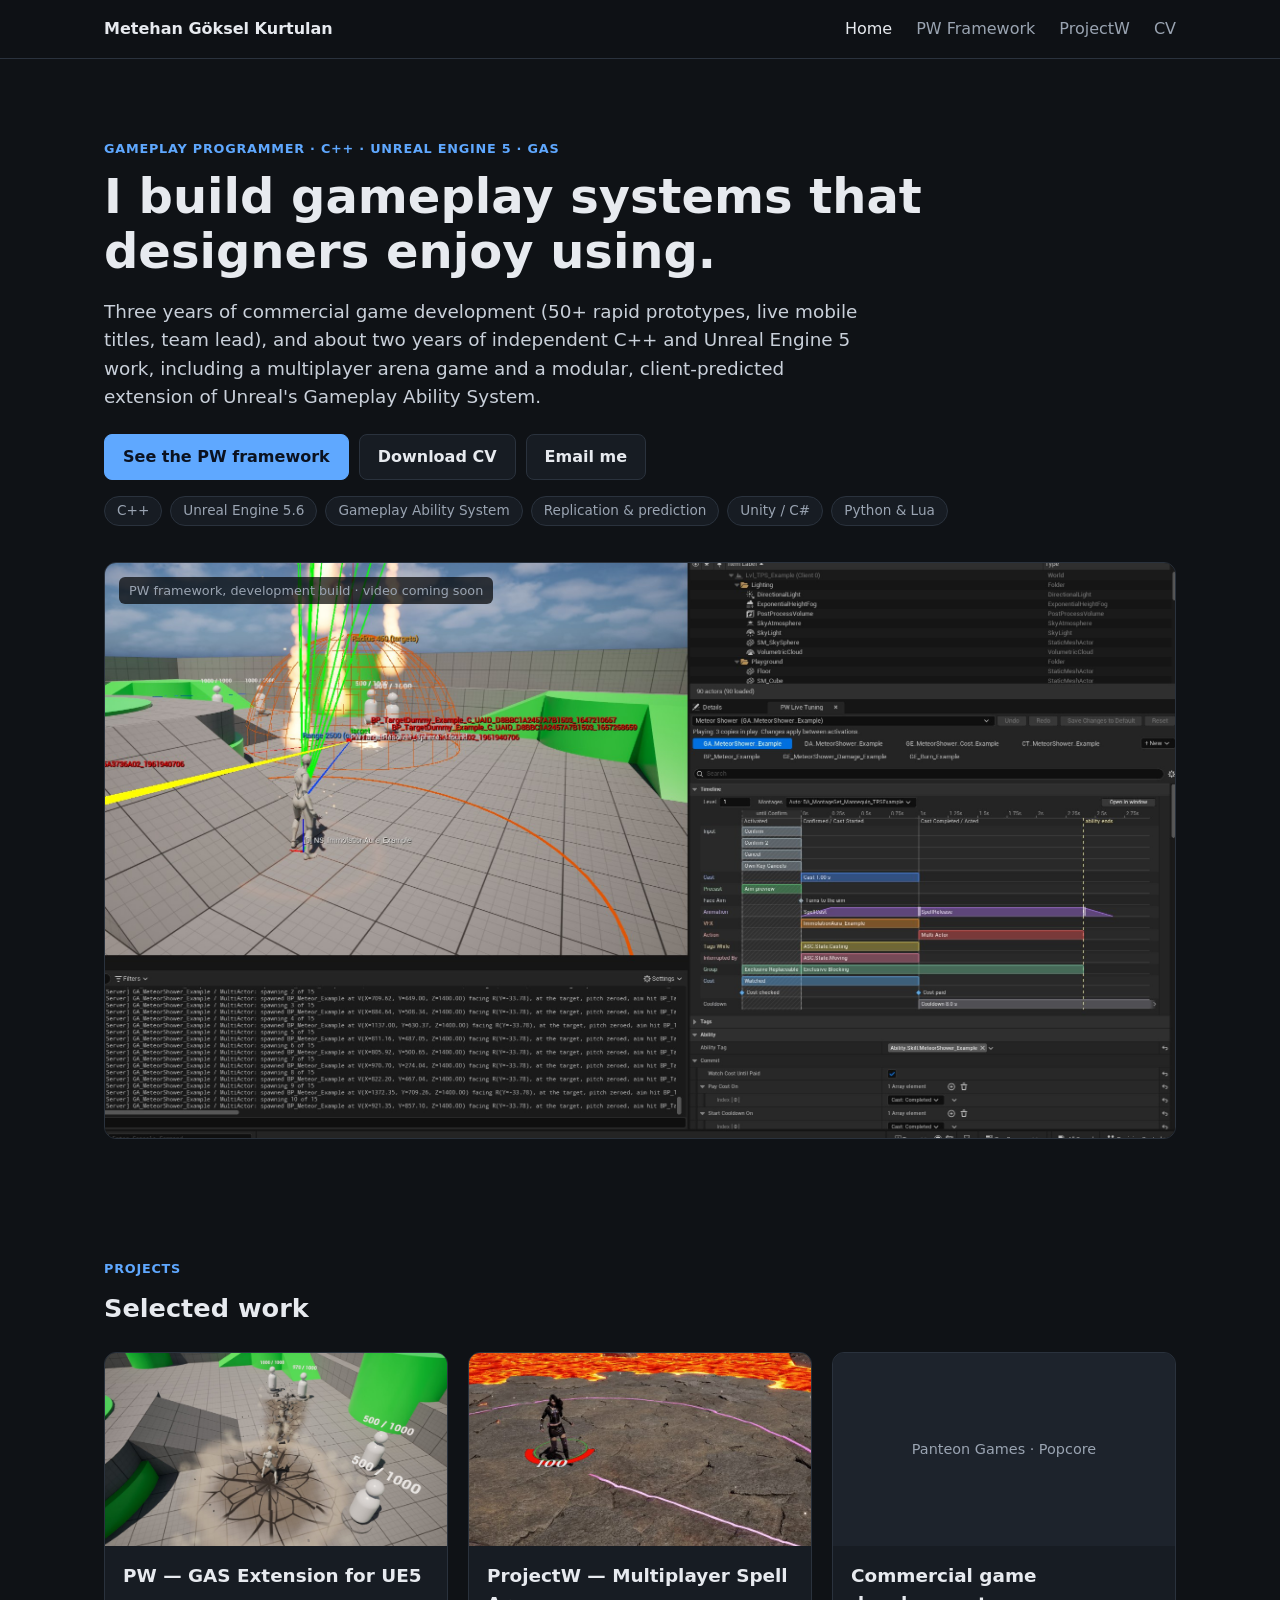
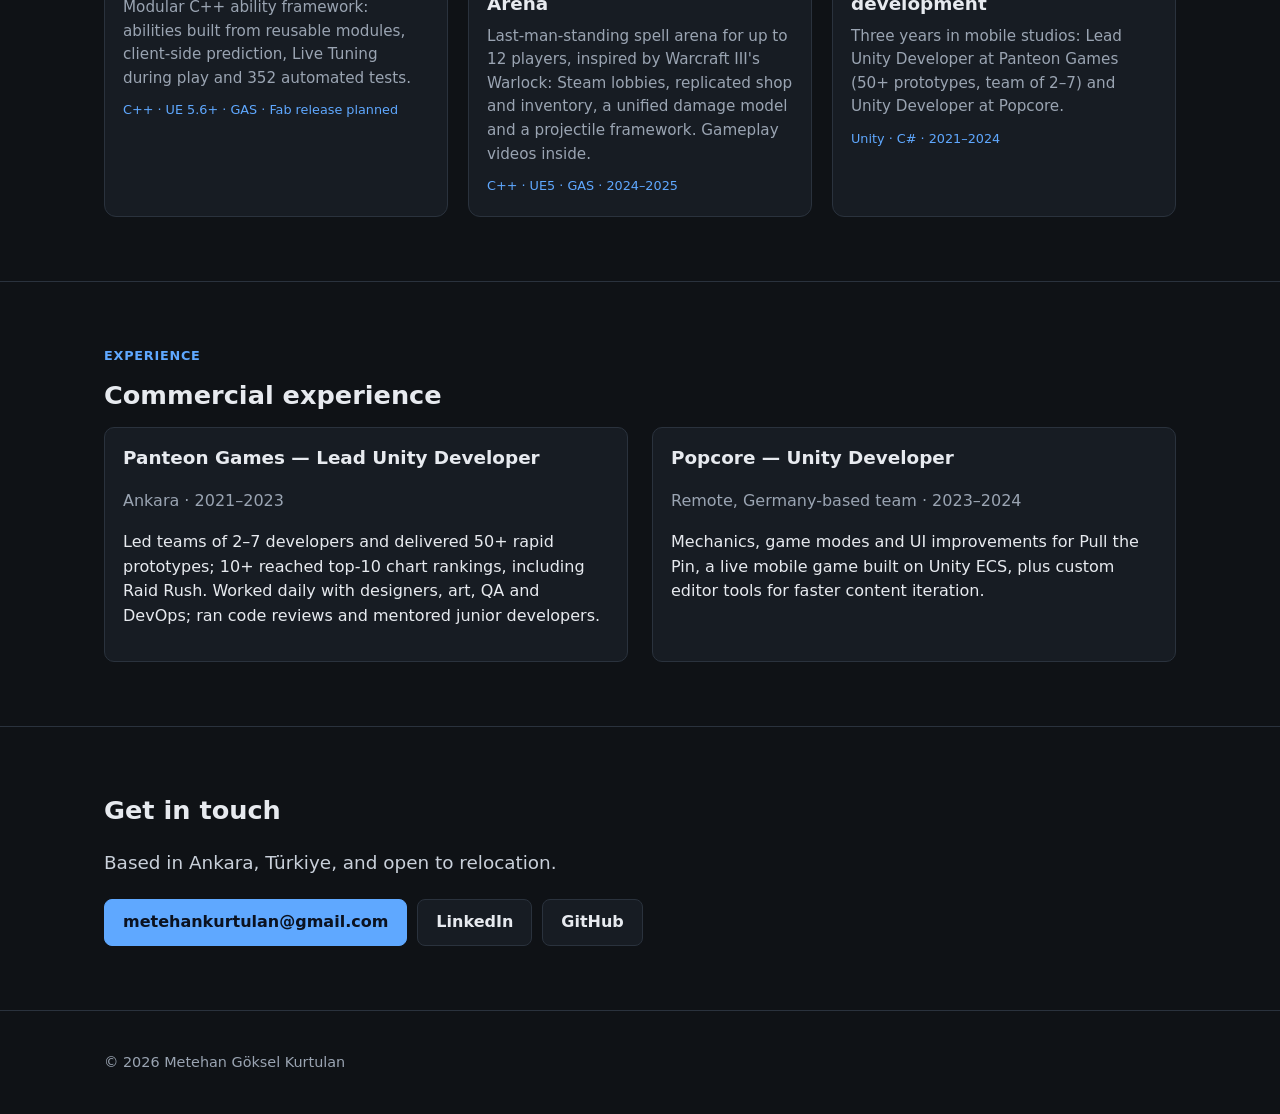
<file: index.html>
<!DOCTYPE html>
<html lang="en">
<head>
<meta charset="utf-8">
<meta name="viewport" content="width=device-width,initial-scale=1">
<title>Metehan Göksel Kurtulan — Gameplay Programmer</title>
<meta name="description" content="Gameplay programmer: C++, Unreal Engine 5 and the Gameplay Ability System. Portfolio and projects.">
<link rel="stylesheet" href="assets/style.css">
</head>
<body>
<nav><div class="wrap">
  <a class="brand" href="index.html">Metehan Göksel Kurtulan</a>
  <a class="active" href="index.html">Home</a>
  <a href="pw.html">PW Framework</a>
  <a href="projectw.html">ProjectW</a>
  <a href="files/Metehan_Goksel_Kurtulan_CV_Gameplay_Programmer.pdf">CV</a>
</div></nav>

<header class="hero"><div class="wrap">
  <div class="eyebrow">Gameplay Programmer · C++ · Unreal Engine 5 · GAS</div>
  <h1>I build gameplay systems that designers enjoy using.</h1>
  <p class="lead">Three years of commercial game development (50+ rapid prototypes, live mobile titles, team lead), and about two years of independent C++ and Unreal Engine 5 work, including a multiplayer arena game and a modular, client-predicted extension of Unreal's Gameplay Ability System.</p>
  <div class="btns">
    <a class="btn primary" href="pw.html">See the PW framework</a>
    <a class="btn" href="files/Metehan_Goksel_Kurtulan_CV_Gameplay_Programmer.pdf">Download CV</a>
    <a class="btn" href="mailto:metehankurtulan@gmail.com">Email me</a>
  </div>
  <div class="pills"><span>C++</span><span>Unreal Engine 5.6</span><span>Gameplay Ability System</span><span>Replication &amp; prediction</span><span>Unity / C#</span><span>Python &amp; Lua</span></div>

  <!-- TODO: replace this image with the highlight video when it's ready, e.g.
       <video src="media/highlight.mp4" poster="img/live.jpg" controls muted playsinline></video> -->
  <div class="media">
    <img src="img/live.jpg" alt="PW framework: Meteor Shower in play with debug drawing and the Live Tuning panel">
    <span class="tag">PW framework, development build · video coming soon</span>
  </div>
</div></header>

<section id="projects"><div class="wrap">
  <div class="eyebrow">Projects</div>
  <h2>Selected work</h2>
  <div class="cards">
    <a class="card" href="pw.html">
      <div class="thumb" style="background-image:url(img/play-earthshatter.jpg)"></div>
      <div class="body">
        <h3>PW — GAS Extension for UE5</h3>
        <p>Modular C++ ability framework: abilities built from reusable modules, client-side prediction, Live Tuning during play and 352 automated tests.</p>
        <div class="meta">C++ · UE 5.6+ · GAS · Fab release planned</div>
      </div>
    </a>
    <a class="card" href="projectw.html">
      <div class="thumb" style="background-image:url(img/pw-frostbolt-poster.jpg)"></div>
      <div class="body">
        <h3>ProjectW — Multiplayer Spell Arena</h3>
        <p>Last-man-standing spell arena for up to 12 players, inspired by Warcraft III's Warlock: Steam lobbies, replicated shop and inventory, a unified damage model and a projectile framework. Gameplay videos inside.</p>
        <div class="meta">C++ · UE5 · GAS · 2024–2025</div>
      </div>
    </a>
    <a class="card" href="#experience">
      <div class="thumb">Panteon Games · Popcore</div>
      <div class="body">
        <h3>Commercial game development</h3>
        <p>Three years in mobile studios: Lead Unity Developer at Panteon Games (50+ prototypes, team of 2–7) and Unity Developer at Popcore.</p>
        <div class="meta">Unity · C# · 2021–2024</div>
      </div>
    </a>
  </div>
</div></section>

<section id="experience"><div class="wrap">
  <div class="eyebrow">Experience</div>
  <h2>Commercial experience</h2>
  <div class="two">
    <div class="box">
      <h3>Panteon Games — Lead Unity Developer</h3>
      <p class="muted">Ankara · 2021–2023</p>
      <p>Led teams of 2–7 developers and delivered 50+ rapid prototypes; 10+ reached top-10 chart rankings, including Raid Rush. Worked daily with designers, art, QA and DevOps; ran code reviews and mentored junior developers.</p>
    </div>
    <div class="box">
      <h3>Popcore — Unity Developer</h3>
      <p class="muted">Remote, Germany-based team · 2023–2024</p>
      <p>Mechanics, game modes and UI improvements for Pull the Pin, a live mobile game built on Unity ECS, plus custom editor tools for faster content iteration.</p>
    </div>
  </div>
</div></section>

<section id="contact"><div class="wrap">
  <h2>Get in touch</h2>
  <p class="lead">Based in Ankara, Türkiye, and open to relocation.</p>
  <div class="btns">
    <a class="btn primary" href="mailto:metehankurtulan@gmail.com">metehankurtulan@gmail.com</a>
    <a class="btn" href="https://linkedin.com/in/mkurtt96">LinkedIn</a>
    <a class="btn" href="https://github.com/Iompaeqe">GitHub</a>
  </div>
</div></section>

<footer><div class="wrap">© 2026 Metehan Göksel Kurtulan</div></footer>
</body>
</html>
</file>
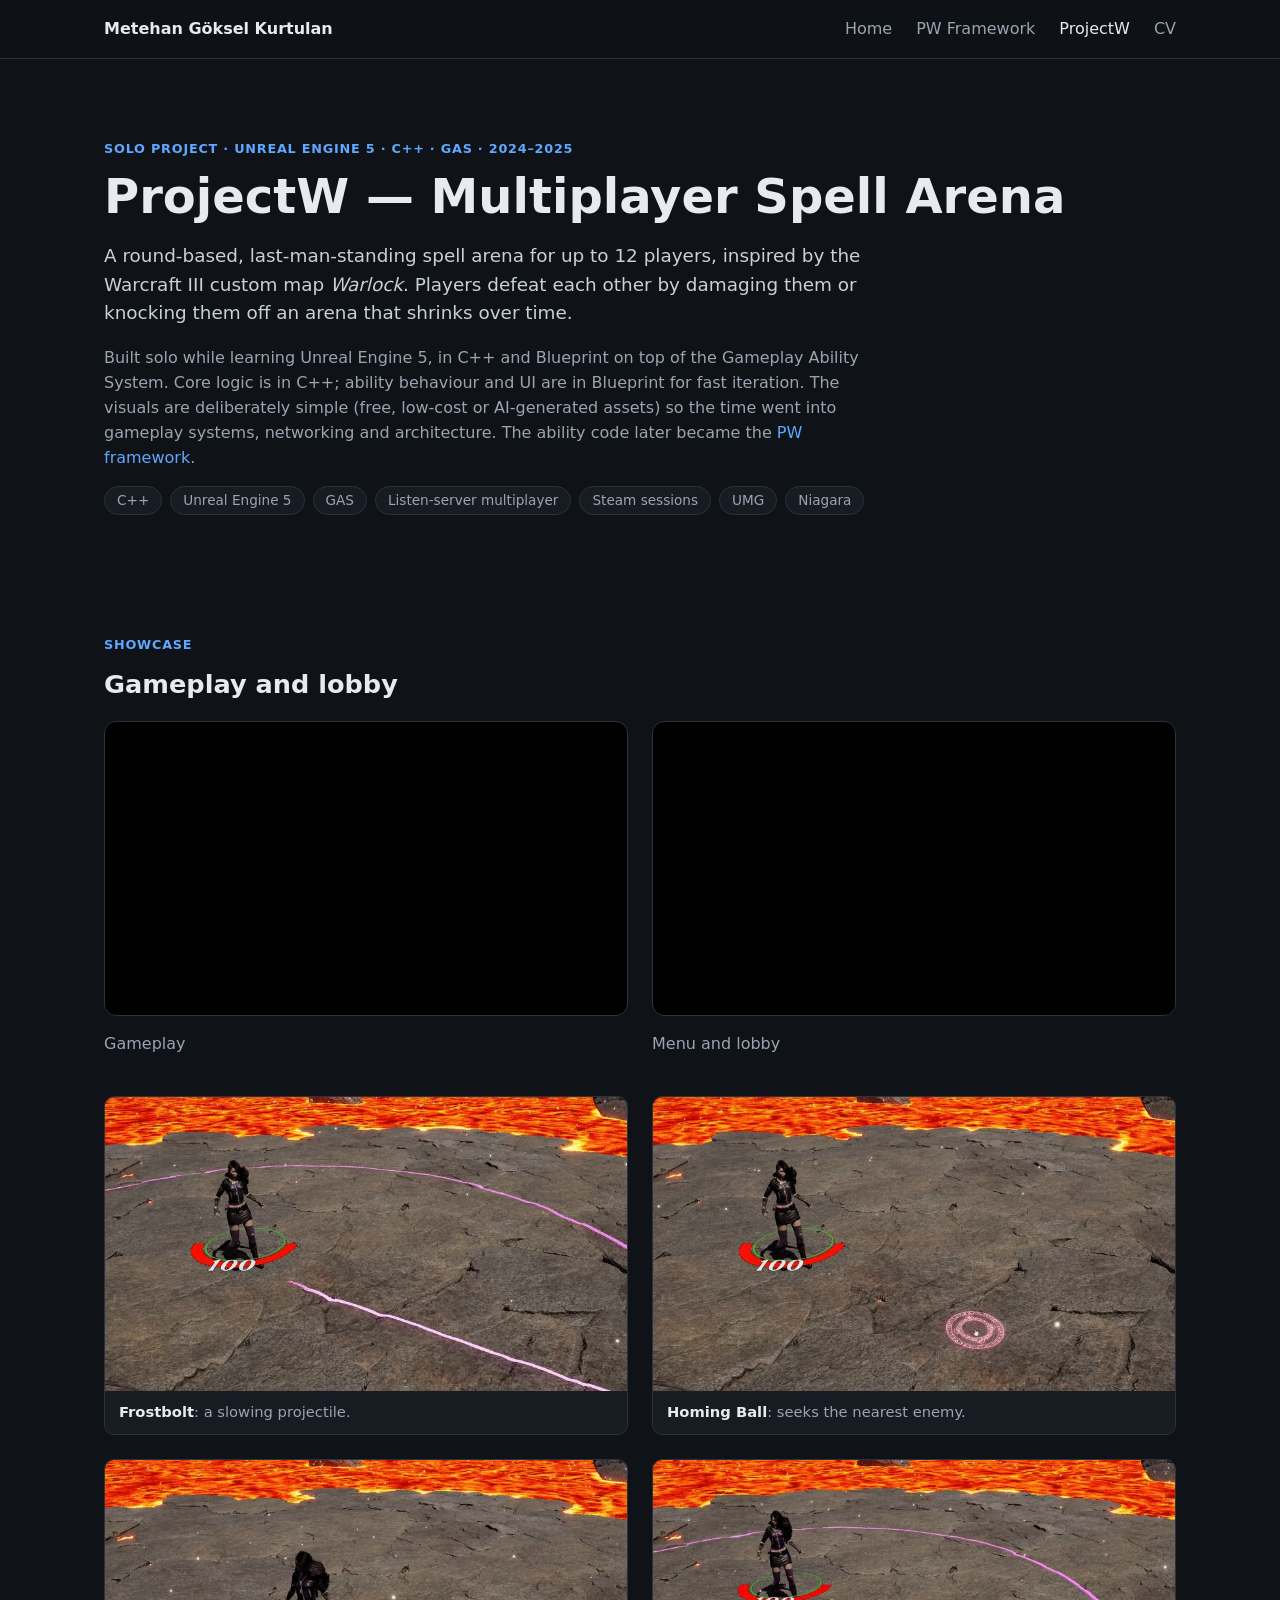
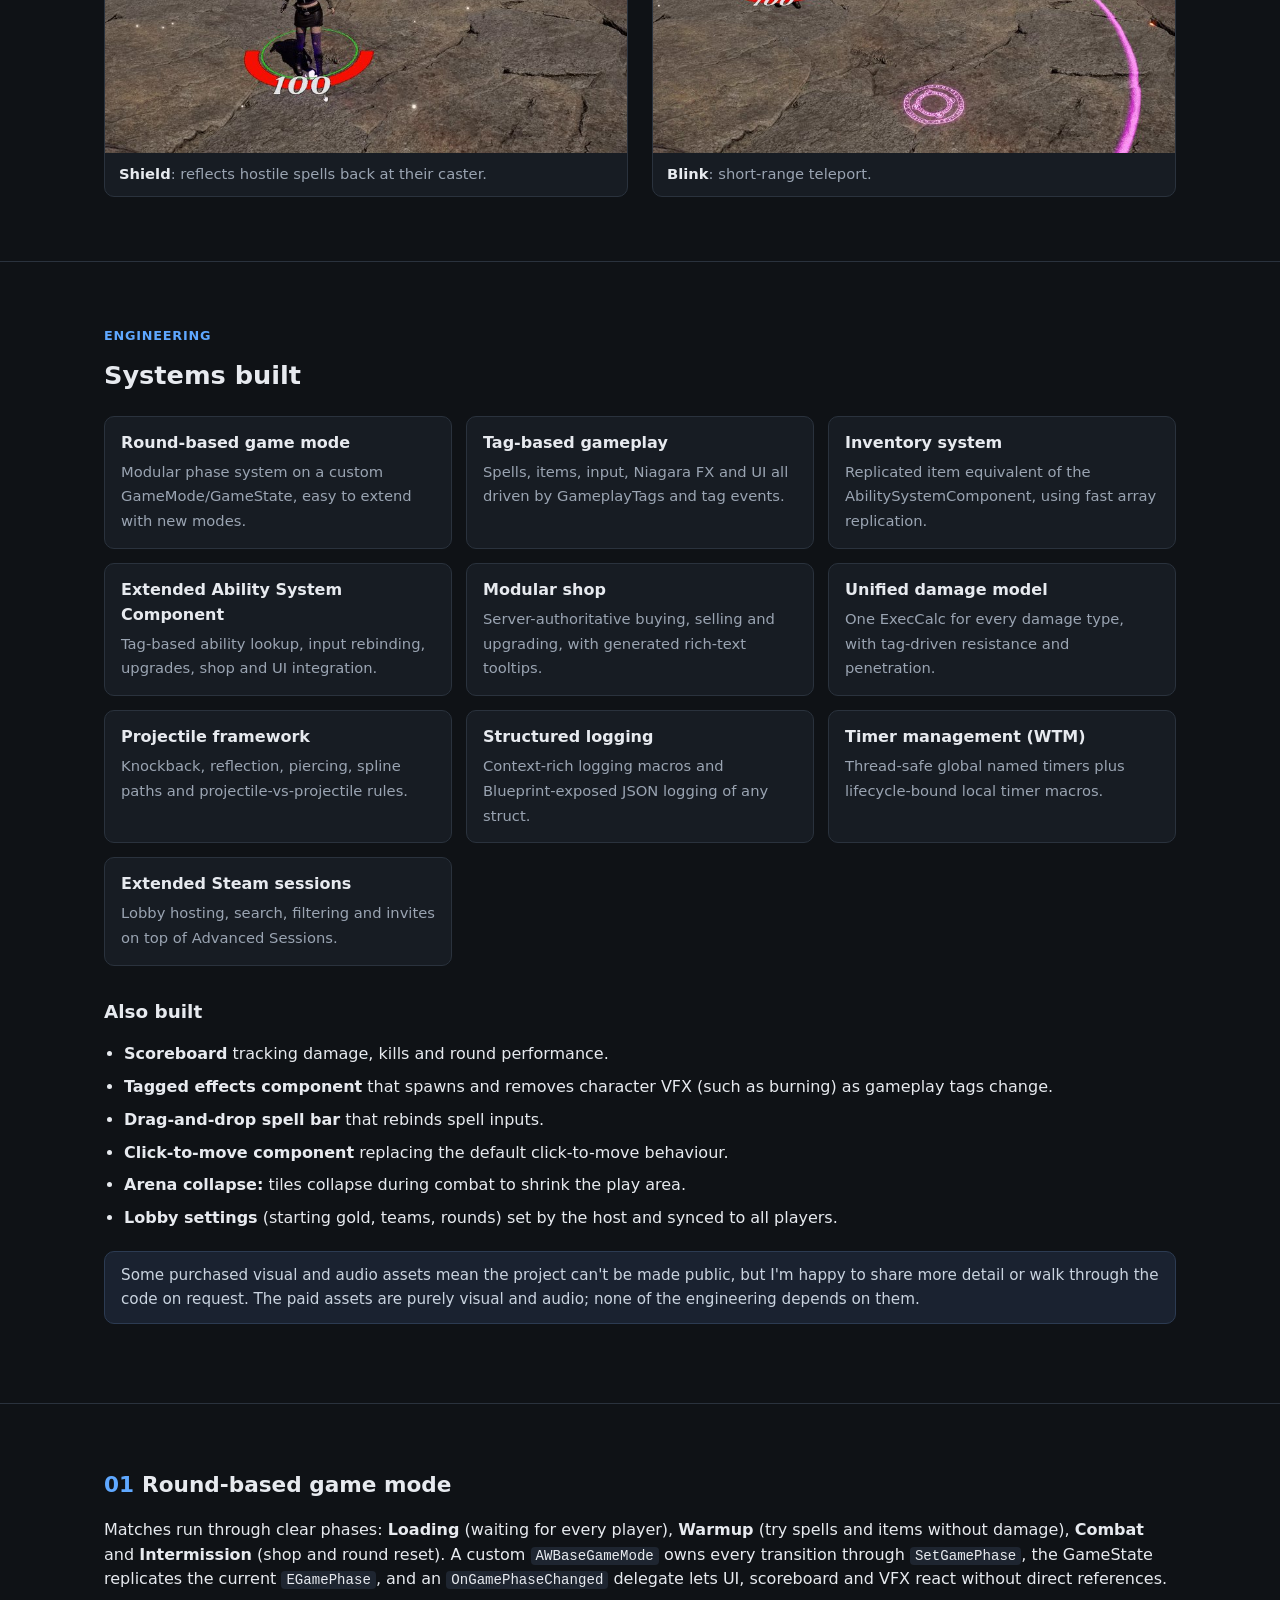
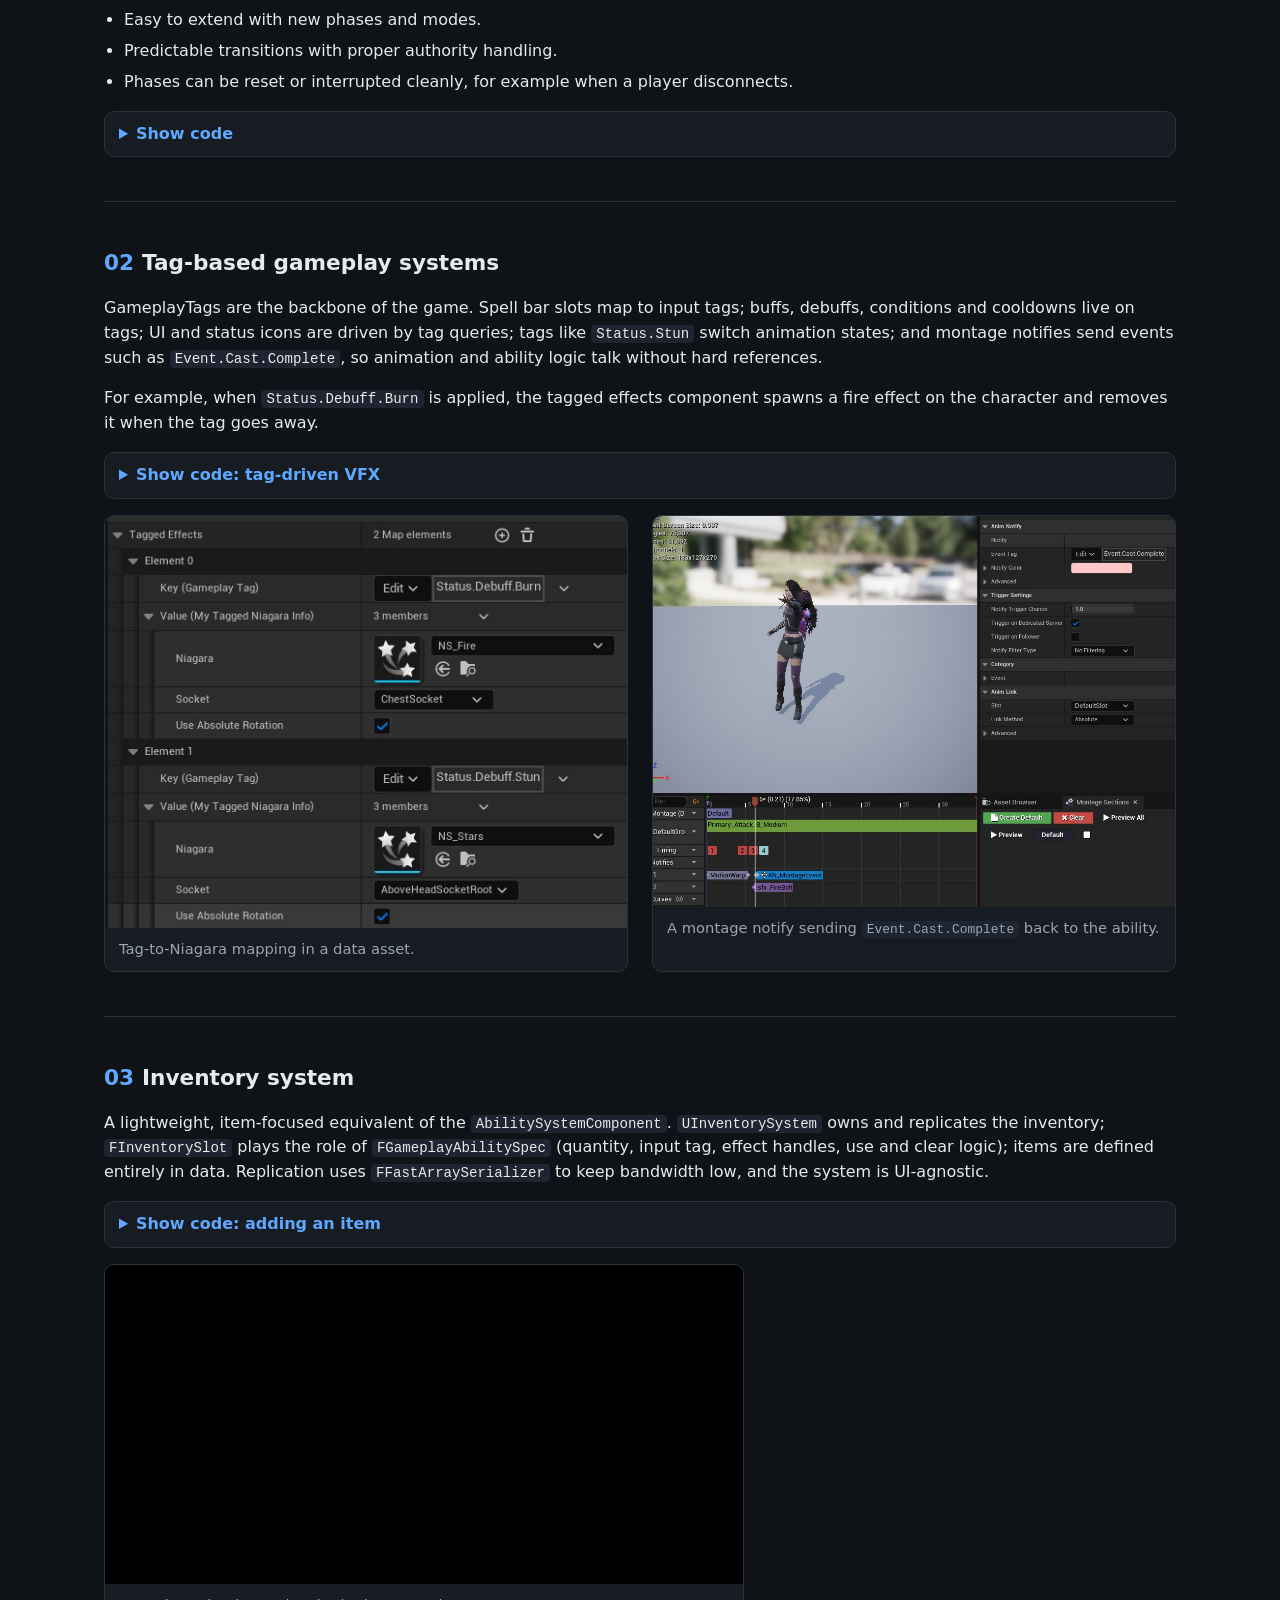
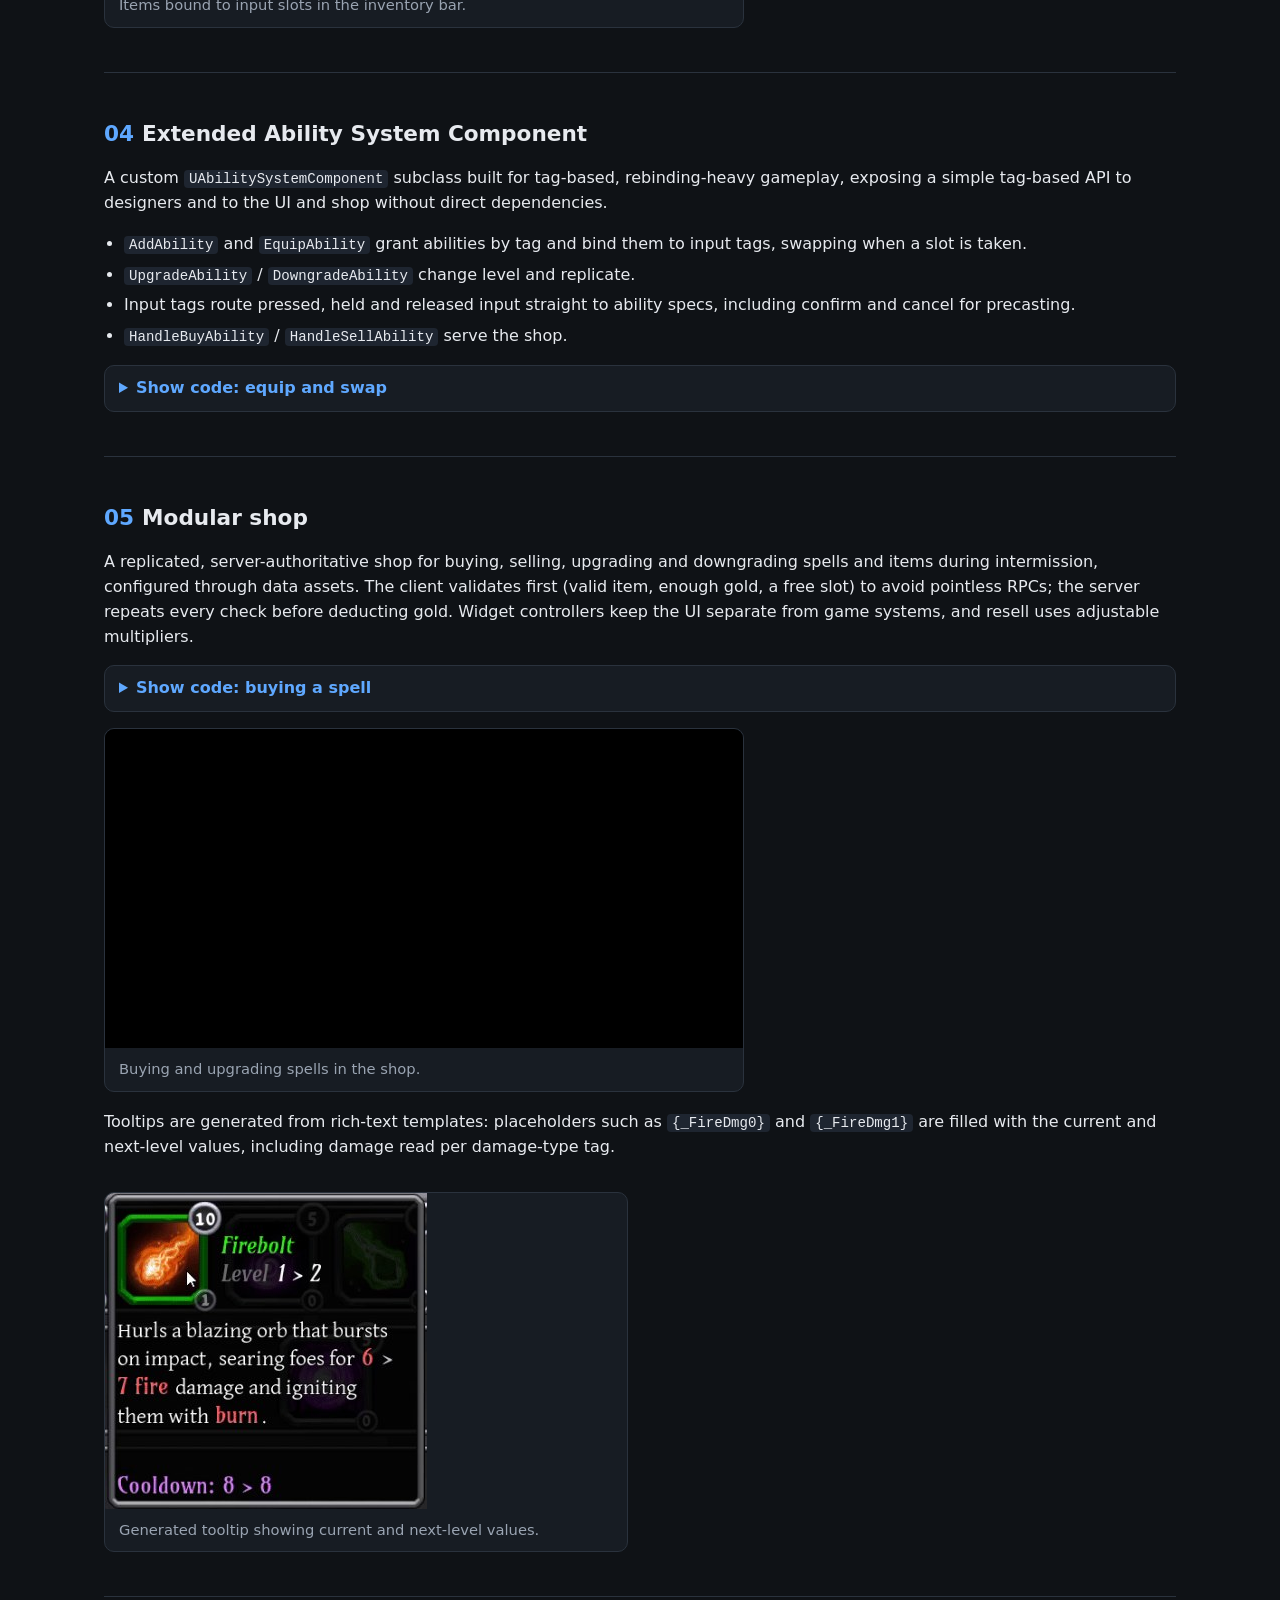
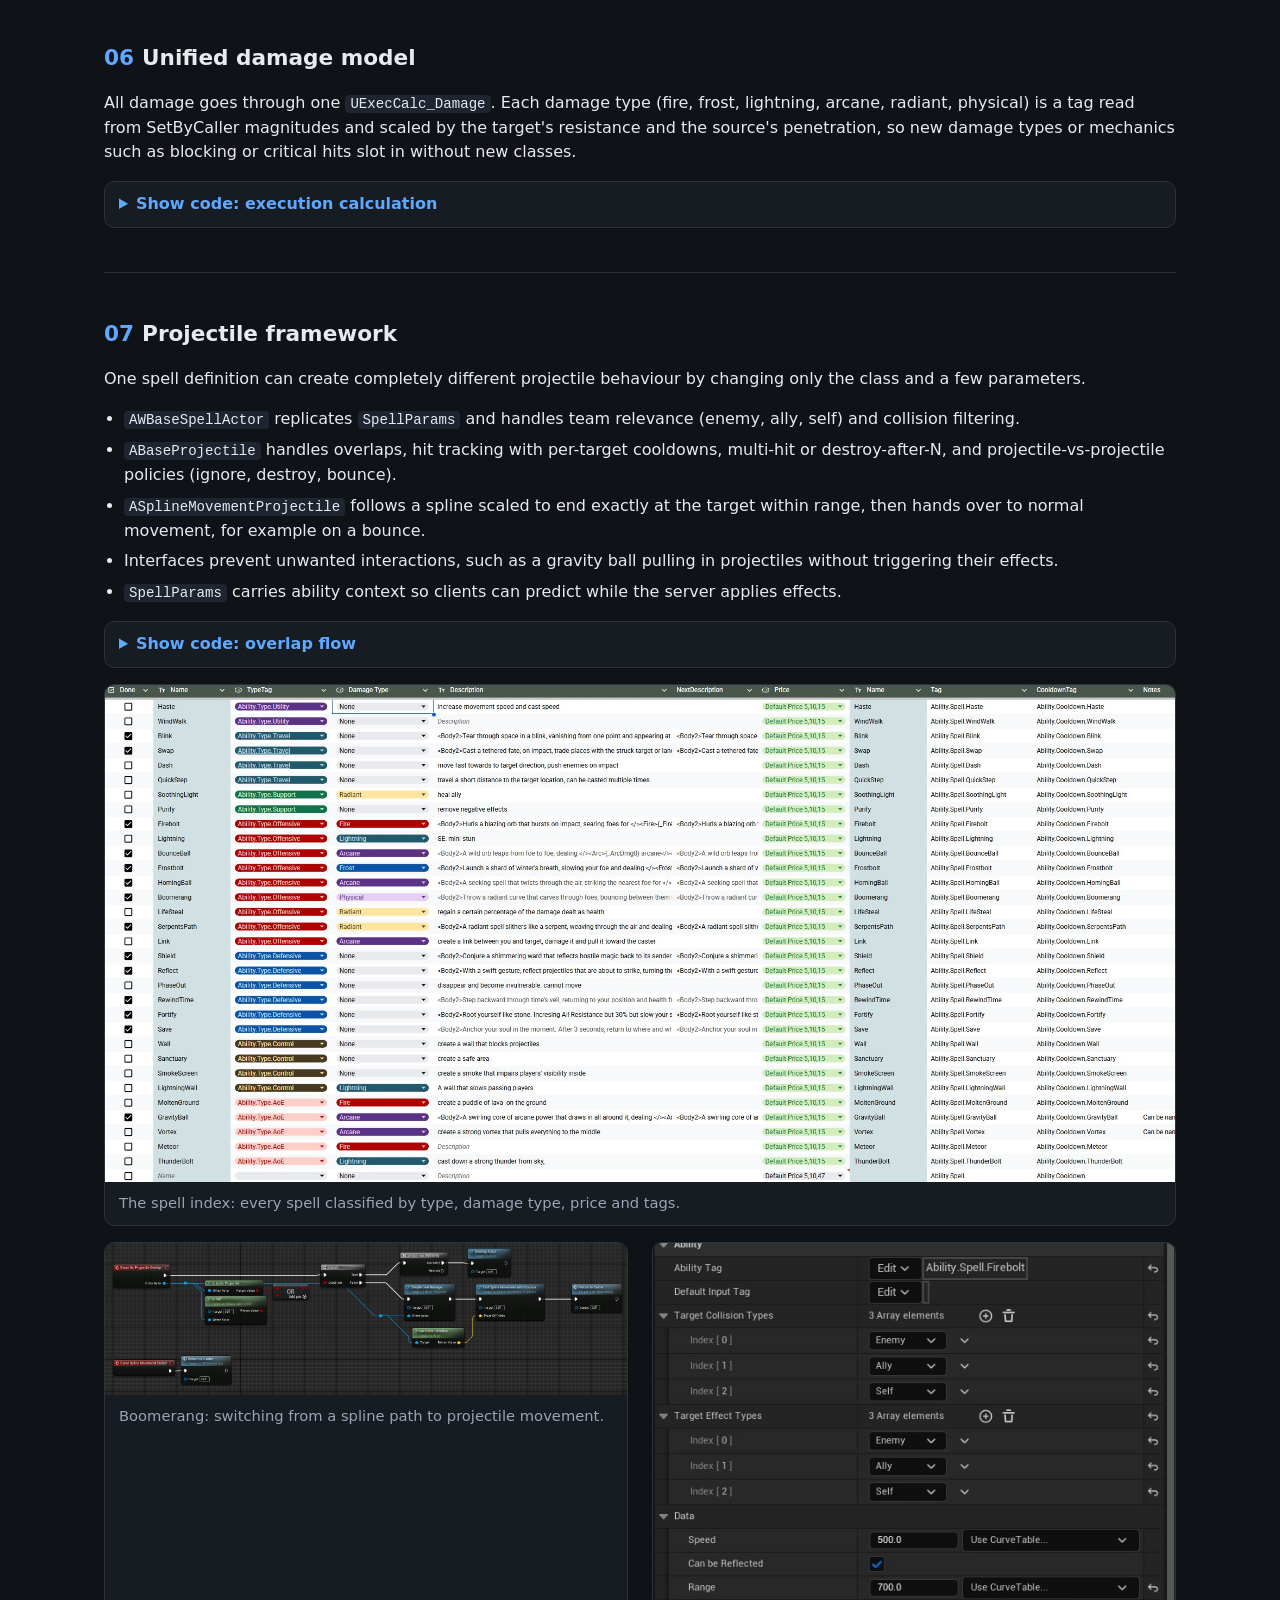
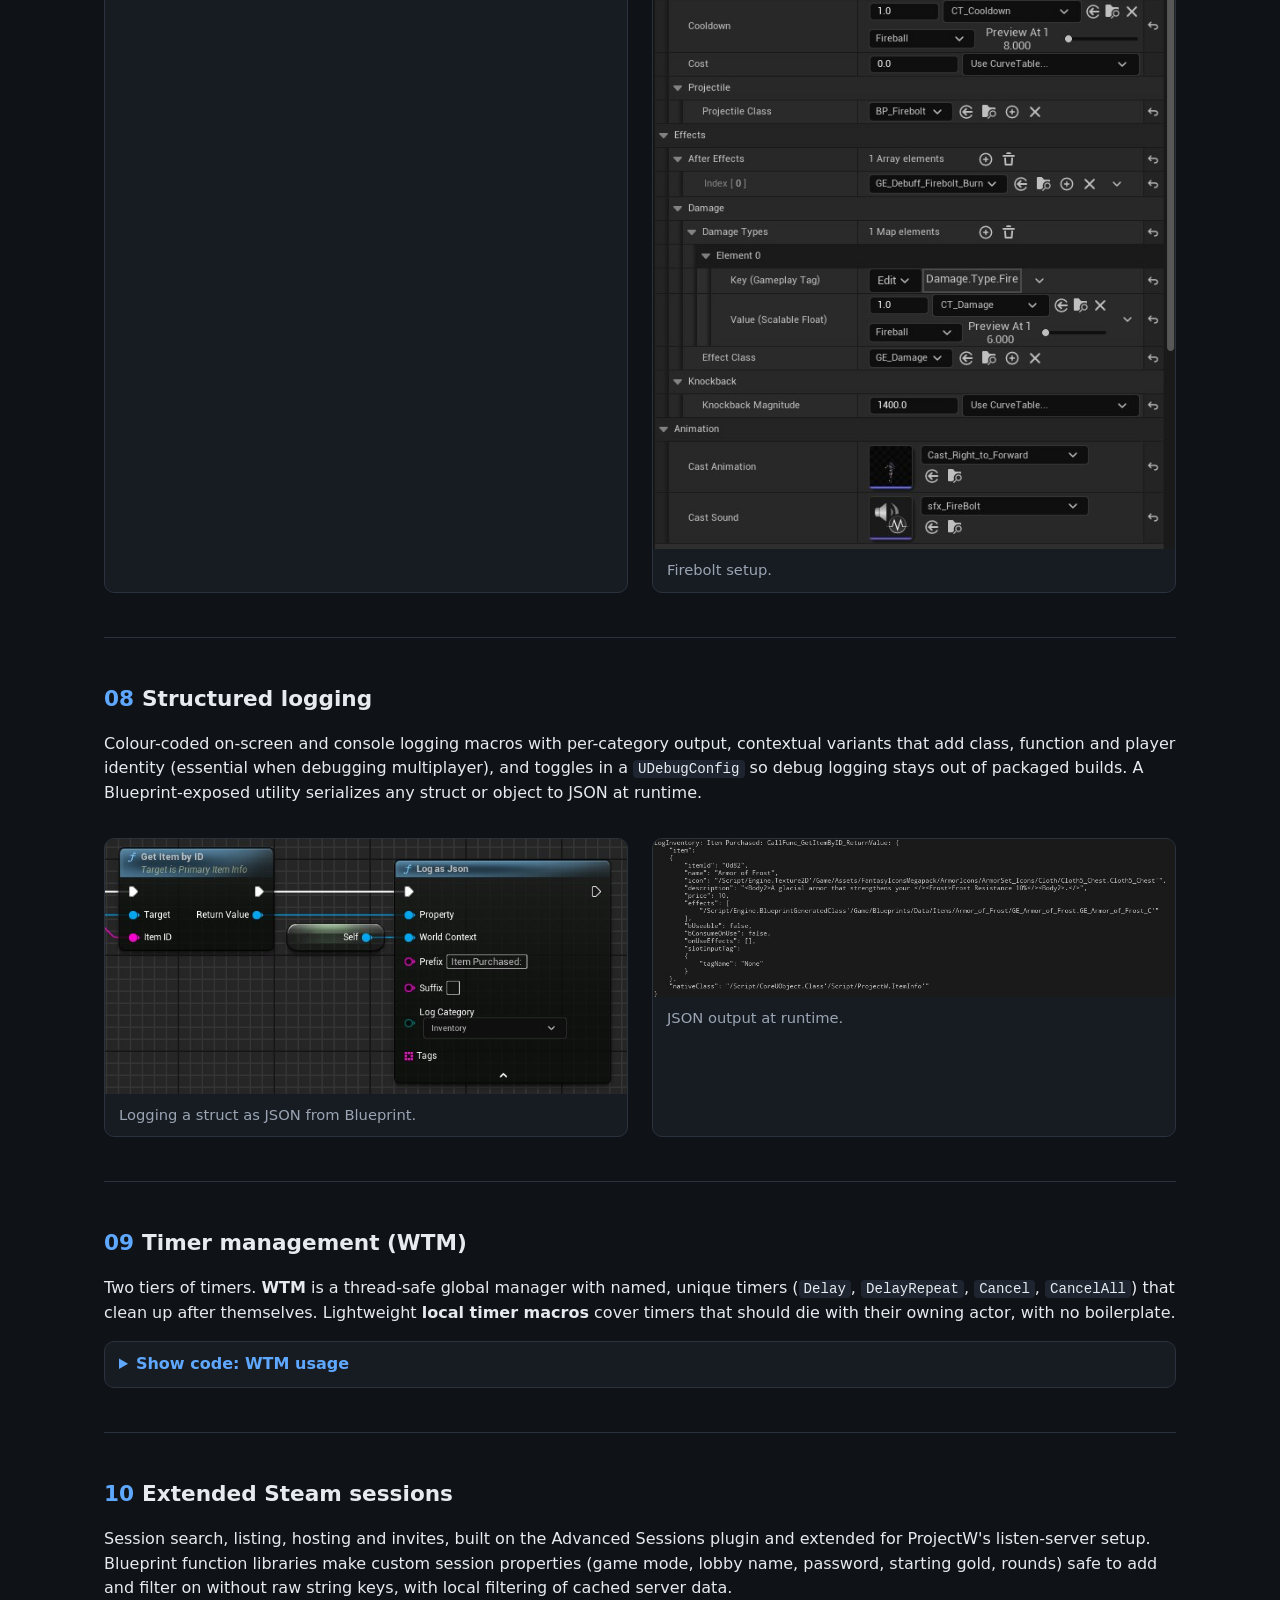
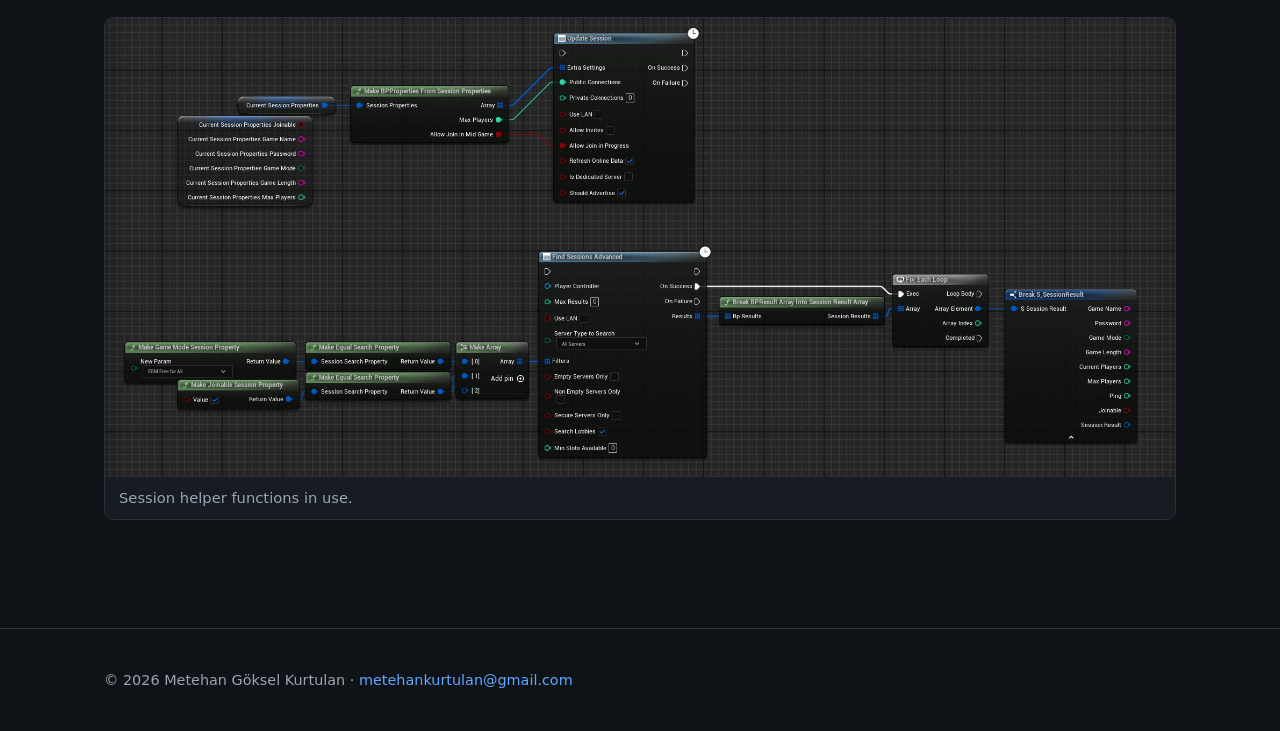
<file: projectw.html>
<!DOCTYPE html>
<html lang="en">
<head>
<meta charset="utf-8">
<meta name="viewport" content="width=device-width,initial-scale=1">
<title>ProjectW — Multiplayer Spell Arena · Metehan Göksel Kurtulan</title>
<link rel="stylesheet" href="assets/style.css">
</head>
<body>
<nav><div class="wrap">
  <a class="brand" href="index.html">Metehan Göksel Kurtulan</a>
  <a href="index.html">Home</a>
  <a href="pw.html">PW Framework</a>
  <a class="active" href="projectw.html">ProjectW</a>
  <a href="files/Metehan_Goksel_Kurtulan_CV_Gameplay_Programmer.pdf">CV</a>
</div></nav>



<header class="hero"><div class="wrap">
  <div class="eyebrow">Solo project · Unreal Engine 5 · C++ · GAS · 2024–2025</div>
  <h1>ProjectW — Multiplayer Spell Arena</h1>
  <p class="lead">A round-based, last-man-standing spell arena for up to 12 players, inspired by the Warcraft III custom map <i>Warlock</i>. Players defeat each other by damaging them or knocking them off an arena that shrinks over time.</p>
  <p class="muted" style="max-width:760px">Built solo while learning Unreal Engine 5, in C++ and Blueprint on top of the Gameplay Ability System. Core logic is in C++; ability behaviour and UI are in Blueprint for fast iteration. The visuals are deliberately simple (free, low-cost or AI-generated assets) so the time went into gameplay systems, networking and architecture. The ability code later became the <a href="pw.html">PW framework</a>.</p>
  <div class="pills"><span>C++</span><span>Unreal Engine 5</span><span>GAS</span><span>Listen-server multiplayer</span><span>Steam sessions</span><span>UMG</span><span>Niagara</span></div>
</div></header>

<section id="videos"><div class="wrap">
  <div class="eyebrow">Showcase</div>
  <h2>Gameplay and lobby</h2>
  <div class="two" style="margin-top:16px">
    <div><div class="video"><iframe src="https://www.youtube-nocookie.com/embed/b0OfYstrt7s" title="ProjectW gameplay" loading="lazy" allow="accelerometer; encrypted-media; gyroscope; picture-in-picture" allowfullscreen></iframe></div><p class="muted">Gameplay</p></div>
    <div><div class="video"><iframe src="https://www.youtube-nocookie.com/embed/Z8bkf3aqgkI" title="ProjectW menu and lobby" loading="lazy" allow="accelerometer; encrypted-media; gyroscope; picture-in-picture" allowfullscreen></iframe></div><p class="muted">Menu and lobby</p></div>
  </div>
  <div class="two" style="margin-top:24px">
    <figure><video class="clip" src="media/pw-frostbolt.mp4" poster="img/pw-frostbolt-poster.jpg" autoplay loop muted playsinline></video><figcaption><b>Frostbolt</b>: a slowing projectile.</figcaption></figure>
    <figure><video class="clip" src="media/pw-homing.mp4" poster="img/pw-homing-poster.jpg" autoplay loop muted playsinline></video><figcaption><b>Homing Ball</b>: seeks the nearest enemy.</figcaption></figure>
    <figure><video class="clip" src="media/pw-shield.mp4" poster="img/pw-shield-poster.jpg" autoplay loop muted playsinline></video><figcaption><b>Shield</b>: reflects hostile spells back at their caster.</figcaption></figure>
    <figure><video class="clip" src="media/pw-blink.mp4" poster="img/pw-blink-poster.jpg" autoplay loop muted playsinline></video><figcaption><b>Blink</b>: short-range teleport.</figcaption></figure>
  </div>
</div></section>

<section id="systems"><div class="wrap">
  <div class="eyebrow">Engineering</div>
  <h2>Systems built</h2>
  <div class="sys"><a href="#phases"><b>Round-based game mode</b><span>Modular phase system on a custom GameMode/GameState, easy to extend with new modes.</span></a><a href="#tags"><b>Tag-based gameplay</b><span>Spells, items, input, Niagara FX and UI all driven by GameplayTags and tag events.</span></a><a href="#inventory"><b>Inventory system</b><span>Replicated item equivalent of the AbilitySystemComponent, using fast array replication.</span></a><a href="#asc"><b>Extended Ability System Component</b><span>Tag-based ability lookup, input rebinding, upgrades, shop and UI integration.</span></a><a href="#shop"><b>Modular shop</b><span>Server-authoritative buying, selling and upgrading, with generated rich-text tooltips.</span></a><a href="#damage"><b>Unified damage model</b><span>One ExecCalc for every damage type, with tag-driven resistance and penetration.</span></a><a href="#projectiles"><b>Projectile framework</b><span>Knockback, reflection, piercing, spline paths and projectile-vs-projectile rules.</span></a><a href="#logging"><b>Structured logging</b><span>Context-rich logging macros and Blueprint-exposed JSON logging of any struct.</span></a><a href="#timers"><b>Timer management (WTM)</b><span>Thread-safe global named timers plus lifecycle-bound local timer macros.</span></a><a href="#sessions"><b>Extended Steam sessions</b><span>Lobby hosting, search, filtering and invites on top of Advanced Sessions.</span></a></div>
  <h3 style="margin-top:32px">Also built</h3>
  <ul class="clean">
    <li><b>Scoreboard</b> tracking damage, kills and round performance.</li>
    <li><b>Tagged effects component</b> that spawns and removes character VFX (such as burning) as gameplay tags change.</li>
    <li><b>Drag-and-drop spell bar</b> that rebinds spell inputs.</li>
    <li><b>Click-to-move component</b> replacing the default click-to-move behaviour.</li>
    <li><b>Arena collapse:</b> tiles collapse during combat to shrink the play area.</li>
    <li><b>Lobby settings</b> (starting gold, teams, rounds) set by the host and synced to all players.</li>
  </ul>
  <p class="note">Some purchased visual and audio assets mean the project can't be made public, but I'm happy to share more detail or walk through the code on request. The paid assets are purely visual and audio; none of the engineering depends on them.</p>
</div></section>

<section id="breakdowns" style="padding-top:20px"><div class="wrap">

<div class="breakdown" id="phases">
  <h3><span class="num">01</span>Round-based game mode</h3>
  <p>Matches run through clear phases: <b>Loading</b> (waiting for every player), <b>Warmup</b> (try spells and items without damage), <b>Combat</b> and <b>Intermission</b> (shop and round reset). A custom <code>AWBaseGameMode</code> owns every transition through <code>SetGamePhase</code>, the GameState replicates the current <code>EGamePhase</code>, and an <code>OnGamePhaseChanged</code> delegate lets UI, scoreboard and VFX react without direct references.</p>
  <ul><li>Easy to extend with new phases and modes.</li><li>Predictable transitions with proper authority handling.</li><li>Phases can be reset or interrupted cleanly, for example when a player disconnects.</li></ul>
  <details><summary>Show code</summary><pre><code>void AWBaseGameMode::SetGamePhase(EGamePhase NewPhase)
{
    switch (CurrentGamePhase)
    {
        case EGamePhase::Combat:
            HandleEndIntermissiont();
            break;
        // other phase cleanup logic
    }

    CurrentGamePhase = NewPhase;
    PhaseStartTime = GetWorld()-&gt;GetTimeSeconds();

    switch (NewPhase)
    {
        case EGamePhase::Warmup:
            HandleCombat();
            break;
        // other phase entry logic
    }

    GetMyGameState()-&gt;MulticastCurrentGamePhase(NewPhase);
}</code></pre></details>
</div>

<div class="breakdown" id="tags">
  <h3><span class="num">02</span>Tag-based gameplay systems</h3>
  <p>GameplayTags are the backbone of the game. Spell bar slots map to input tags; buffs, debuffs, conditions and cooldowns live on tags; UI and status icons are driven by tag queries; tags like <code>Status.Stun</code> switch animation states; and montage notifies send events such as <code>Event.Cast.Complete</code>, so animation and ability logic talk without hard references.</p>
  <p>For example, when <code>Status.Debuff.Burn</code> is applied, the tagged effects component spawns a fire effect on the character and removes it when the tag goes away.</p>
  <details><summary>Show code: tag-driven VFX</summary><pre><code>void UTaggedEffectComponent::OnTagApplied(FGameplayTag&amp; Tag, int32 Count)
{
	const WTags Tags = WTags::Get();

	if (!Tag.MatchesTag(Tags.Status_Buff) &amp;&amp; !Tag.MatchesTag(Tags.Status_Debuff) &amp;&amp; !Tag.MatchesTag(Tags.Ability_Type_Passive)) return;

	const bool bTryActive = Count &gt; 0;
	const bool bEffectActive = ActiveEffects.Contains(Tag);

	if (bTryActive &amp;&amp; bEffectActive) return;

	if (bEffectActive &amp;&amp; !bTryActive)
	{
		UNiagaraComponent* Effect = ActiveEffects[Tag];
		if (Effect)
		{
			Effect-&gt;SetAutoDestroy(true);
			Effect-&gt;Deactivate();
			ActiveEffects.Remove(Tag);
		}
	}

	else if (!bEffectActive &amp;&amp; bTryActive)
	{
		const UTaggedNiagaraInfo* Data = UGameData::GetTaggedEffectsNiagaraData(this);
		const FMyTaggedNiagaraInfo Info = Data-&gt;GetNiagaraSystemForTag(Tag);
		if (!Info.Niagara)
			return;
		
		const auto NiagaraSystem = UNiagaraFunctionLibrary::SpawnSystemAttached(Info.Niagara, OwnerMeshComp, USocketFunctions::GetSocketName(Info.Socket), FVector::ZeroVector, FRotator::ZeroRotator, EAttachLocation::SnapToTarget, true);
		
		if (NiagaraSystem &amp;&amp; Info.bUseAbsoluteRotation)
		{
			NiagaraSystem-&gt;SetUsingAbsoluteRotation(true);
			NiagaraSystem-&gt;SetWorldRotation(FRotator::ZeroRotator);
			ActiveEffects.Add(Tag, NiagaraSystem);
		}
	}
}</code></pre></details>
  <div class="two"><figure><img src="img/pw-tagvfx.jpg" alt="Tag-to-Niagara mapping in a data asset." loading="lazy"><figcaption>Tag-to-Niagara mapping in a data asset.</figcaption></figure><figure><img src="img/pw-animnotify.jpg" alt="A montage notify sending &lt;code&gt;Event.Cast.Complete&lt;/code&gt; back to the ability." loading="lazy"><figcaption>A montage notify sending <code>Event.Cast.Complete</code> back to the ability.</figcaption></figure></div>
</div>

<div class="breakdown" id="inventory">
  <h3><span class="num">03</span>Inventory system</h3>
  <p>A lightweight, item-focused equivalent of the <code>AbilitySystemComponent</code>. <code>UInventorySystem</code> owns and replicates the inventory; <code>FInventorySlot</code> plays the role of <code>FGameplayAbilitySpec</code> (quantity, input tag, effect handles, use and clear logic); items are defined entirely in data. Replication uses <code>FFastArraySerializer</code> to keep bandwidth low, and the system is UI-agnostic.</p>
  <details><summary>Show code: adding an item</summary><pre><code>bool UInventorySystem::AddItem(const FString&amp; ItemID, int32 Quantity)
{
	FInventorySlot* Slot = GetSlotOfItem(ItemID);
	if (Slot)
	{
		Slot-&gt;Quantity += Quantity;
		Inventory.MarkItemDirty(*Slot);
		return true;
	}

	if (GetInventorySlots().Num() &lt; MaxItemCount)
	{
		FInventorySlot NewSlot = FInventorySlot(GetASC());
		NewSlot.AssignItem(ItemID, Quantity);
		NewSlot.SlotInputTag = GetFirstEmptyInput();
		GetInventorySlots().Add(NewSlot);

		Inventory.MarkItemDirty(NewSlot);
		OnRep_InventorySlots();

		return true;
	}

	return false;
}</code></pre></details>
  <figure style="max-width:640px"><video class="clip" src="media/pw-inventory.mp4" autoplay loop muted playsinline></video><figcaption>Items bound to input slots in the inventory bar.</figcaption></figure>
</div>

<div class="breakdown" id="asc">
  <h3><span class="num">04</span>Extended Ability System Component</h3>
  <p>A custom <code>UAbilitySystemComponent</code> subclass built for tag-based, rebinding-heavy gameplay, exposing a simple tag-based API to designers and to the UI and shop without direct dependencies.</p>
  <ul>
    <li><code>AddAbility</code> and <code>EquipAbility</code> grant abilities by tag and bind them to input tags, swapping when a slot is taken.</li>
    <li><code>UpgradeAbility</code> / <code>DowngradeAbility</code> change level and replicate.</li>
    <li>Input tags route pressed, held and released input straight to ability specs, including confirm and cancel for precasting.</li>
    <li><code>HandleBuyAbility</code> / <code>HandleSellAbility</code> serve the shop.</li>
  </ul>
  <details><summary>Show code: equip and swap</summary><pre><code>void UMyAbilitySystemComponent::EquipAbility(const FGameplayTag&amp; AbilityTag, const FGameplayTag&amp; InputTag)
{
	if (!AbilityTag.IsValid() || !InputTag.IsValid()) return;

	FGameplayTag TargetAbility = GetAbilityOfInput(InputTag);

	if (TargetAbility.IsValid() &amp;&amp; TargetAbility.MatchesTagExact(AbilityTag)) return;

	SetOrSwapInputOfAbility(AbilityTag, InputTag);
}

void UMyAbilitySystemComponent::SetOrSwapInputOfAbility(const FGameplayTag&amp; FirstAbilityTag, const FGameplayTag&amp; SecondInputTag)
{
	FGameplayAbilitySpec* FirstSpec = GetSpecOfAbility(FirstAbilityTag);
	if (!FirstSpec) return;

	if (FGameplayAbilitySpec* SecondSpec = GetSpecOfInput(SecondInputTag))
	{
		AssignInputToSpec(*SecondSpec, GetInputFromSpec(*FirstSpec));
		MarkAbilitySpecDirty(*SecondSpec);
	}

	AssignInputToSpec(*FirstSpec, SecondInputTag);
	MarkAbilitySpecDirty(*FirstSpec);

	AbilitiesUpdated.Broadcast();
}</code></pre></details>
</div>

<div class="breakdown" id="shop">
  <h3><span class="num">05</span>Modular shop</h3>
  <p>A replicated, server-authoritative shop for buying, selling, upgrading and downgrading spells and items during intermission, configured through data assets. The client validates first (valid item, enough gold, a free slot) to avoid pointless RPCs; the server repeats every check before deducting gold. Widget controllers keep the UI separate from game systems, and resell uses adjustable multipliers.</p>
  <details><summary>Show code: buying a spell</summary><pre><code>void UPlayerEconomy::TryBuySpell(const FGameplayTag&amp; AbilityTag)
{
	checkPlayerState();
	checkGamePhase();
	checkSpellTag();
	checkAbility();

	const UPlayerEconomy* PE = PlayerState-&gt;GetPlayerEconomy();
	float Price = Ability.Price.GetValueAtLevel(ASC-&gt;GetAbilityLevel(AbilityTag) + 1);

	if (!ASC-&gt;GetHasEmptyAbilitySlot())
		return;

	if (PE-&gt;HasEnoughGold(Price))
	{
		ServerTryBuySpell(AbilityTag);
	}
}

void UPlayerEconomy::ServerTryBuySpell_Implementation(const FGameplayTag&amp; AbilityTag)
{
	checkPlayerState();
	checkGamePhase();
	checkSpellTag();
	checkAbility();

	UPlayerEconomy* PE = PlayerState-&gt;GetPlayerEconomy();
	float Price = Ability.Price.GetValueAtLevel(ASC-&gt;GetAbilityLevel(AbilityTag) + 1);

	if (!ASC-&gt;GetHasEmptyAbilitySlot())
		return;
	
	if (PE-&gt;RemoveGold(Price))
	{
		ASC-&gt;HandleBuyAbility(AbilityTag);
	}
}</code></pre></details>
  <figure style="max-width:640px"><video class="clip" src="media/pw-shop.mp4" autoplay loop muted playsinline></video><figcaption>Buying and upgrading spells in the shop.</figcaption></figure>
  <p style="margin-top:18px">Tooltips are generated from rich-text templates: placeholders such as <code>{_FireDmg0}</code> and <code>{_FireDmg1}</code> are filled with the current and next-level values, including damage read per damage-type tag.</p>
  <div class="two"><figure><img src="img/pw-tooltip.jpg" alt="Generated tooltip showing current and next-level values." loading="lazy"><figcaption>Generated tooltip showing current and next-level values.</figcaption></figure><div></div></div>
</div>

<div class="breakdown" id="damage">
  <h3><span class="num">06</span>Unified damage model</h3>
  <p>All damage goes through one <code>UExecCalc_Damage</code>. Each damage type (fire, frost, lightning, arcane, radiant, physical) is a tag read from SetByCaller magnitudes and scaled by the target's resistance and the source's penetration, so new damage types or mechanics such as blocking or critical hits slot in without new classes.</p>
  <details><summary>Show code: execution calculation</summary><pre><code>void UExecCalc_Damage::Execute_Implementation(const FGameplayEffectCustomExecutionParameters&amp; ExecutionParams, FGameplayEffectCustomExecutionOutput&amp; OutExecutionOutput) const
{
	...
	TMap&lt;FGameplayTag, FGameplayEffectAttributeCaptureDefinition&gt; TagsToCaptureDefs;
	TagsToCaptureDefs.Add(Tags.Attribute_Penetration_Fire, DamageStatics().FirePenetrationDef);
	...

	float Damage = 0.f;
  for (const auto&amp; Pair : Tags.DamageTypesToBonuses)
  {
	  ...
    float DamageTypeValue = Spec.GetSetByCallerMagnitude(DamageTypeTag, false);
		GetCapAttrValue_Clamped(TResistance, TagsToCaptureDefs[ResistanceTag], EvalParams, 0, 100);
		GetCapAttrValue_Clamped(SPenetration, TagsToCaptureDefs[PenetrationTag], EvalParams, 0, 100);
		DamageTypeValue *= (100.f - TResistance + SPenetration) / 100;

		Damage += DamageTypeValue;
  }
	
	const FGameplayModifierEvaluatedData EvalData(UMyAttributeSet::GetIncomingDamageAttribute(), EGameplayModOp::Additive, Damage);
	OutExecutionOutput.AddOutputModifier(EvalData);
}</code></pre></details>
</div>

<div class="breakdown" id="projectiles">
  <h3><span class="num">07</span>Projectile framework</h3>
  <p>One spell definition can create completely different projectile behaviour by changing only the class and a few parameters.</p>
  <ul>
    <li><code>AWBaseSpellActor</code> replicates <code>SpellParams</code> and handles team relevance (enemy, ally, self) and collision filtering.</li>
    <li><code>ABaseProjectile</code> handles overlaps, hit tracking with per-target cooldowns, multi-hit or destroy-after-N, and projectile-vs-projectile policies (ignore, destroy, bounce).</li>
    <li><code>ASplineMovementProjectile</code> follows a spline scaled to end exactly at the target within range, then hands over to normal movement, for example on a bounce.</li>
    <li>Interfaces prevent unwanted interactions, such as a gravity ball pulling in projectiles without triggering their effects.</li>
    <li><code>SpellParams</code> carries ability context so clients can predict while the server applies effects.</li>
  </ul>
  <details><summary>Show code: overlap flow</summary><pre><code>void ABaseProjectile::OnOverlap(UPrimitiveComponent* OverlappedComponent, AActor* OtherActor, UPrimitiveComponent* OtherComp, int32 OtherBodyIndex, bool bFromSweep, const FHitResult&amp; SweepResult)
{
	if (!OtherActor || OtherActor == this) return;
	if (ShouldIgnoreOverlap(OtherActor)) return;
	if (IsActorProjectile(OtherActor))
	{
		HandleProjectileCollision(OtherActor);
		return;
	}
	if (!CanHitTarget(OtherActor)) return;
	if (!SpellParams || !SpellParams-&gt;SourceASC) return;
	if (!CheckForCollisionTarget(OtherActor)) return;

	LastHitActor = OtherActor;
	LastHitTimes.FindOrAdd(OtherActor) = GetWorld()-&gt;GetTimeSeconds();
	HitCount++;

	if (HitCount == DestroyOnHit)
		Sphere-&gt;SetCollisionEnabled(ECollisionEnabled::NoCollision);

	OnProjectileOverlap(OtherActor);
}</code></pre></details>
  <figure><img src="img/pw-spelltable.jpg" alt="The spell index: every spell classified by type, damage type, price and tags." loading="lazy"><figcaption>The spell index: every spell classified by type, damage type, price and tags.</figcaption></figure>
  <div class="two"><figure><img src="img/pw-boomerang.jpg" alt="Boomerang: switching from a spline path to projectile movement." loading="lazy"><figcaption>Boomerang: switching from a spline path to projectile movement.</figcaption></figure><figure><img src="img/pw-firebolt.jpg" alt="Firebolt setup." loading="lazy"><figcaption>Firebolt setup.</figcaption></figure></div>
</div>

<div class="breakdown" id="logging">
  <h3><span class="num">08</span>Structured logging</h3>
  <p>Colour-coded on-screen and console logging macros with per-category output, contextual variants that add class, function and player identity (essential when debugging multiplayer), and toggles in a <code>UDebugConfig</code> so debug logging stays out of packaged builds. A Blueprint-exposed utility serializes any struct or object to JSON at runtime.</p>
  <div class="two"><figure><img src="img/pw-log1.jpg" alt="Logging a struct as JSON from Blueprint." loading="lazy"><figcaption>Logging a struct as JSON from Blueprint.</figcaption></figure><figure><img src="img/pw-log2.jpg" alt="JSON output at runtime." loading="lazy"><figcaption>JSON output at runtime.</figcaption></figure></div>
</div>

<div class="breakdown" id="timers">
  <h3><span class="num">09</span>Timer management (WTM)</h3>
  <p>Two tiers of timers. <b>WTM</b> is a thread-safe global manager with named, unique timers (<code>Delay</code>, <code>DelayRepeat</code>, <code>Cancel</code>, <code>CancelAll</code>) that clean up after themselves. Lightweight <b>local timer macros</b> cover timers that should die with their owning actor, with no boilerplate.</p>
  <details><summary>Show code: WTM usage</summary><pre><code>WTM::Delay(&quot;LavaWarning&quot;, 3.0f, []()
{
	LogScreen(&quot;Lava expanding!&quot;);
});

WTM::DelayRepeat(&quot;CheckHealth&quot;, 1.0f, []() -&gt; bool
{
	if (PlayerHealth &lt; 10.f)
	{
		WarnScreen(&quot;Low HP!&quot;);
		return true; // Stop repeating
	}
	return false; // Keep repeating
});</code></pre></details>
</div>

<div class="breakdown" id="sessions">
  <h3><span class="num">10</span>Extended Steam sessions</h3>
  <p>Session search, listing, hosting and invites, built on the Advanced Sessions plugin and extended for ProjectW's listen-server setup. Blueprint function libraries make custom session properties (game mode, lobby name, password, starting gold, rounds) safe to add and filter on without raw string keys, with local filtering of cached server data.</p>
  <figure><img src="img/pw-sessions.jpg" alt="Session helper functions in use." loading="lazy"><figcaption>Session helper functions in use.</figcaption></figure>
</div>

</div></section>

<footer><div class="wrap">© 2026 Metehan Göksel Kurtulan · <a href="mailto:metehankurtulan@gmail.com">metehankurtulan@gmail.com</a></div></footer>
</body>
</html>
</file>
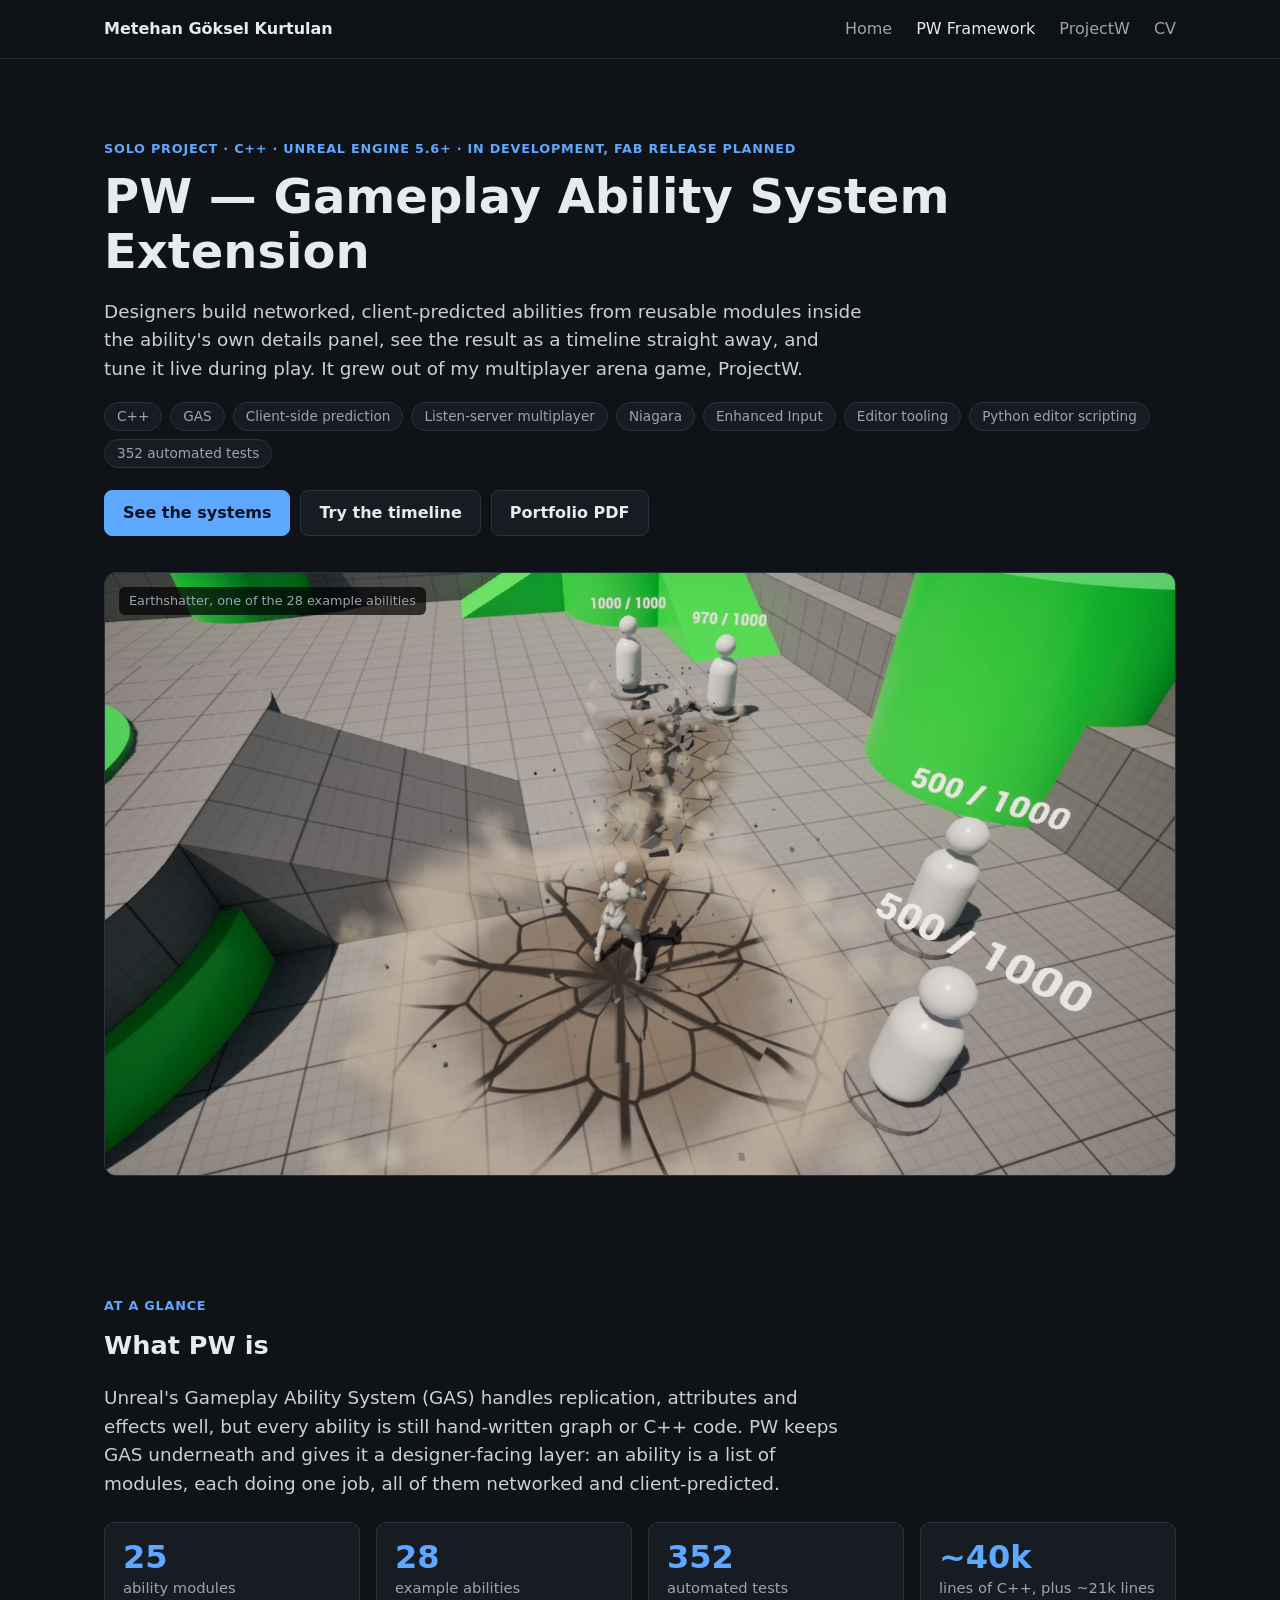
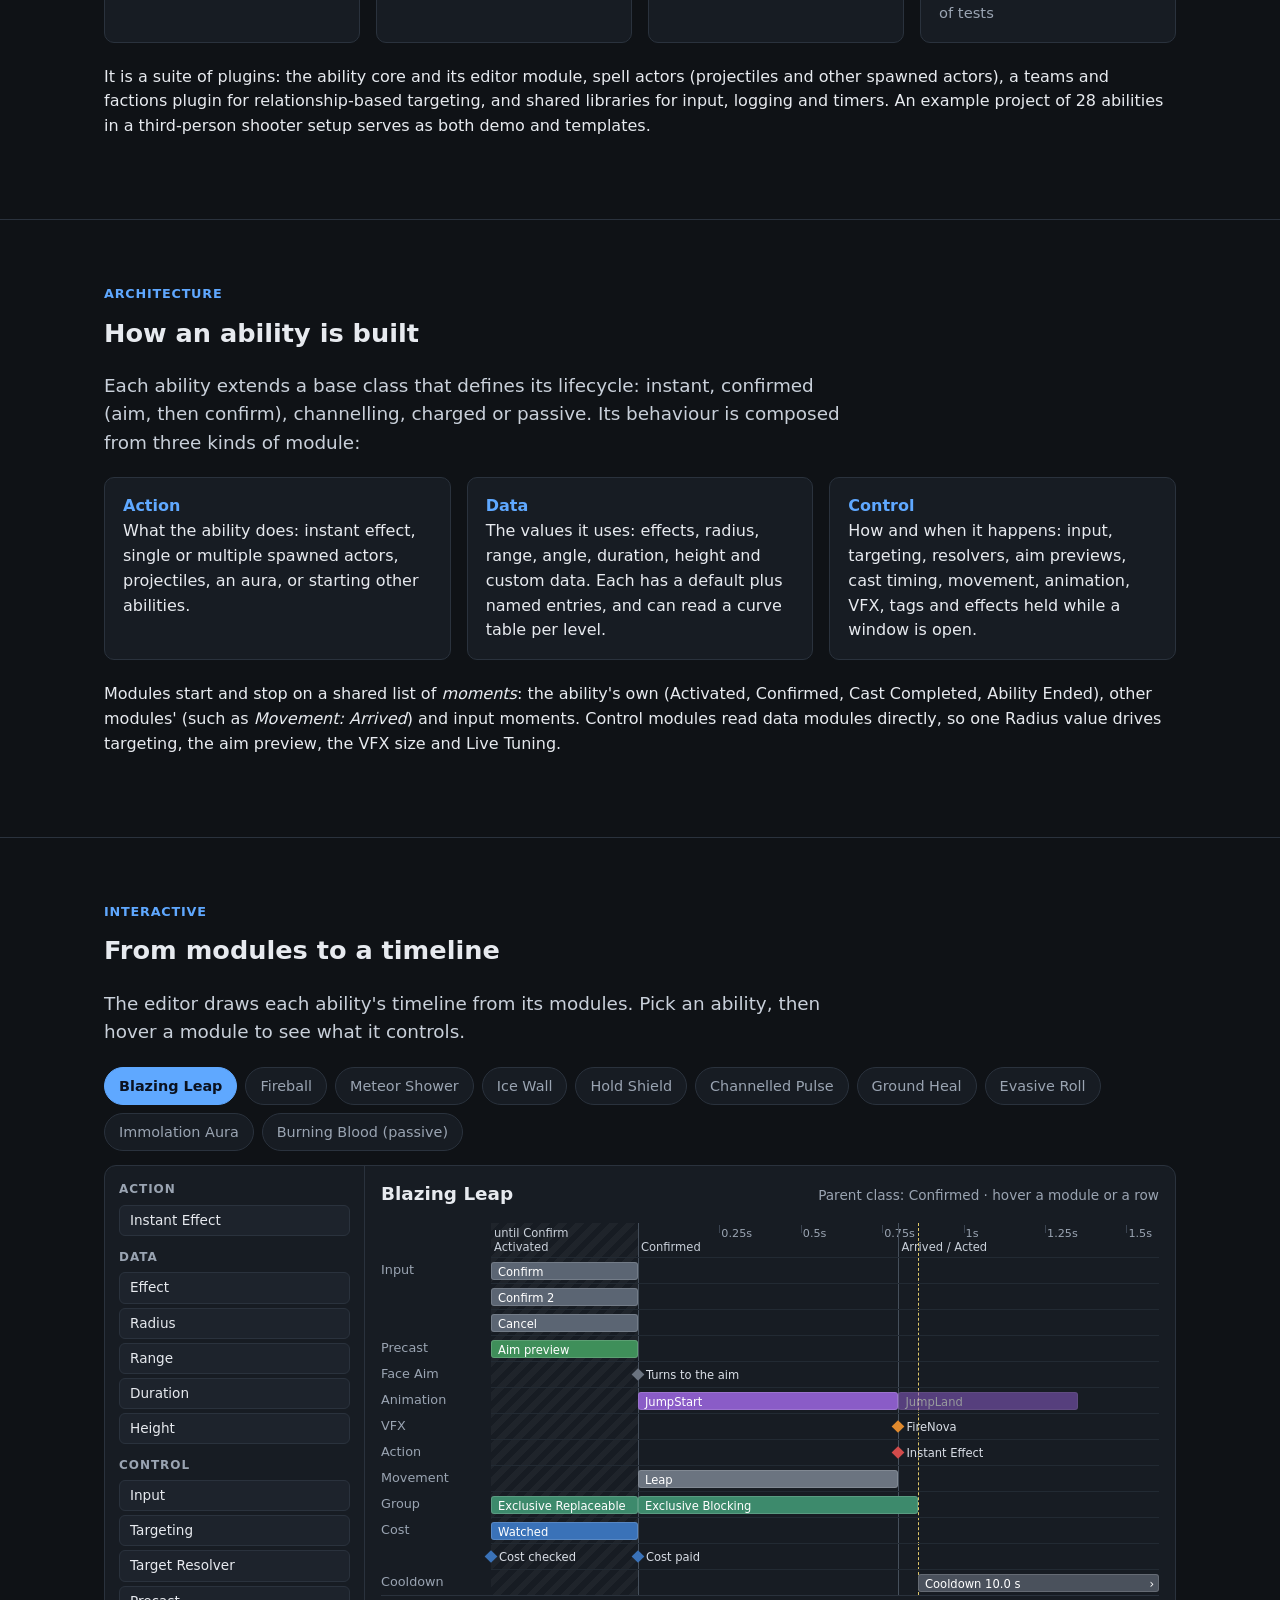
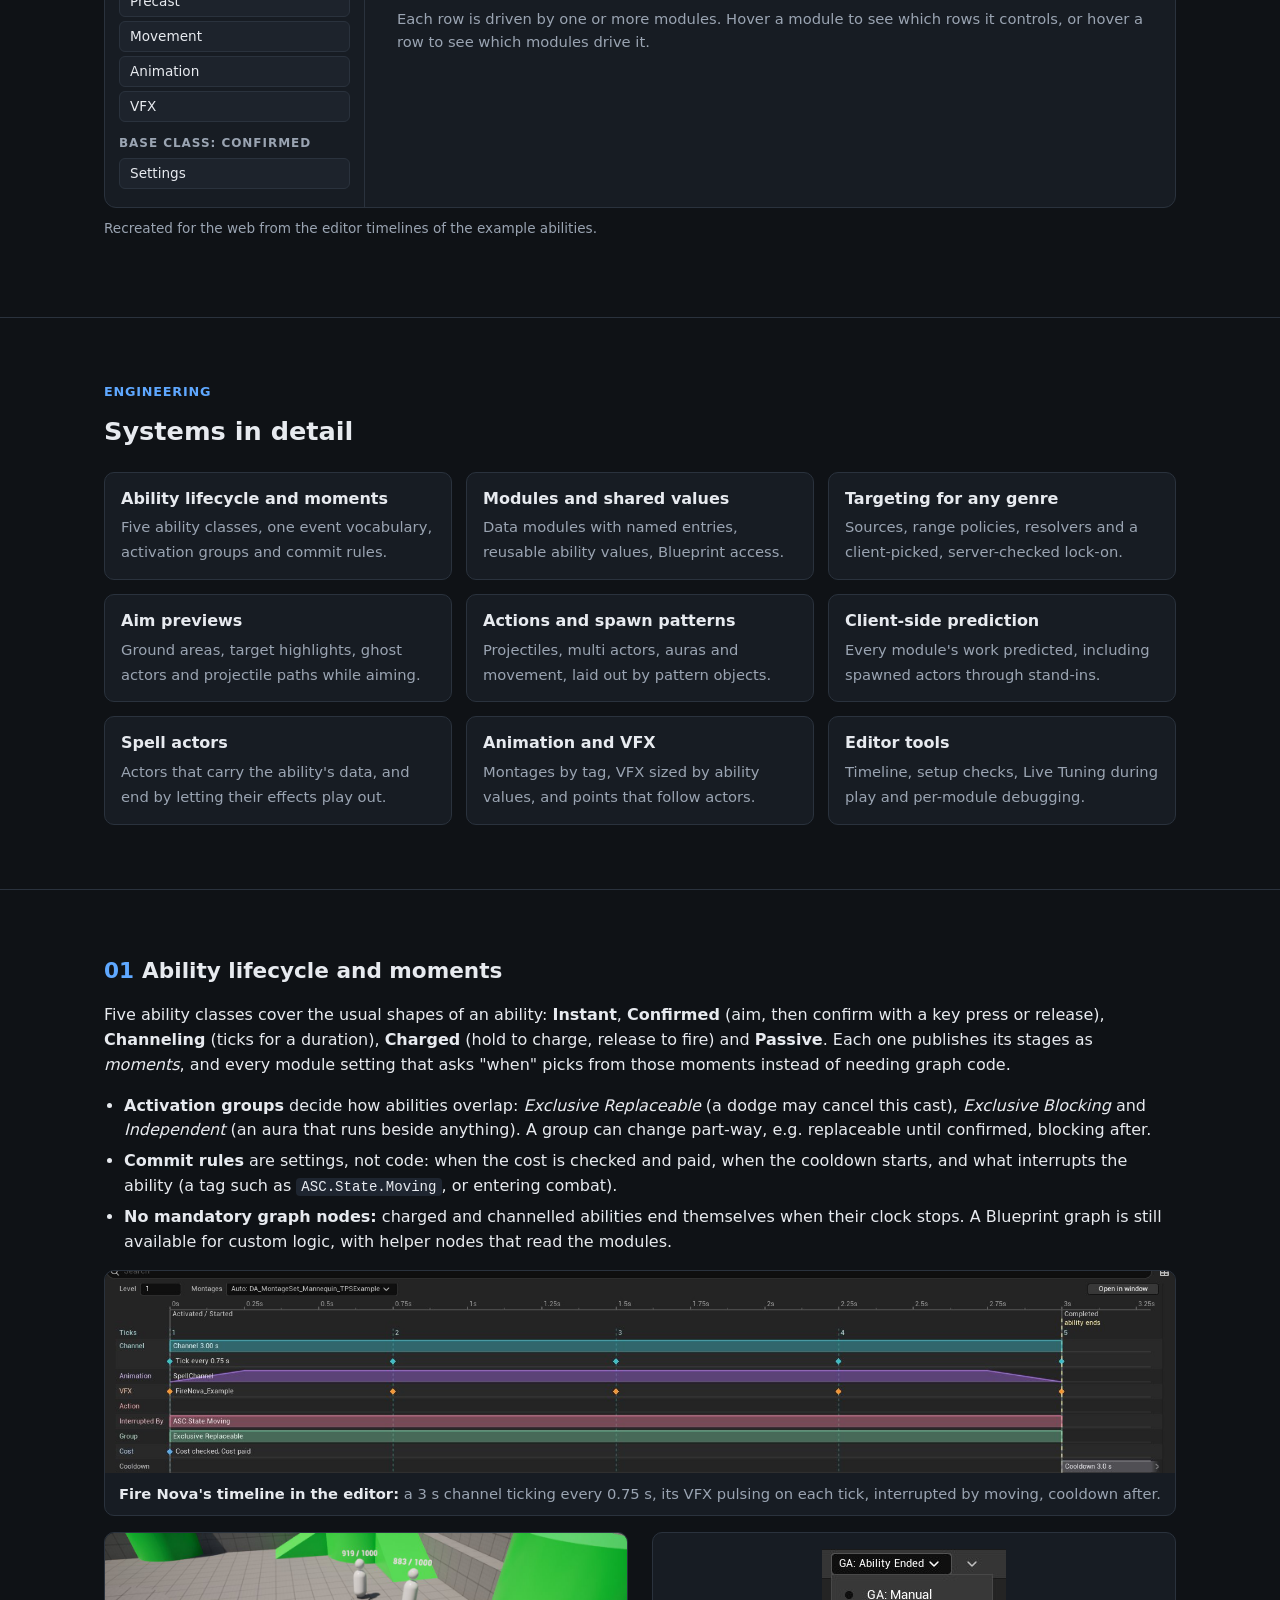
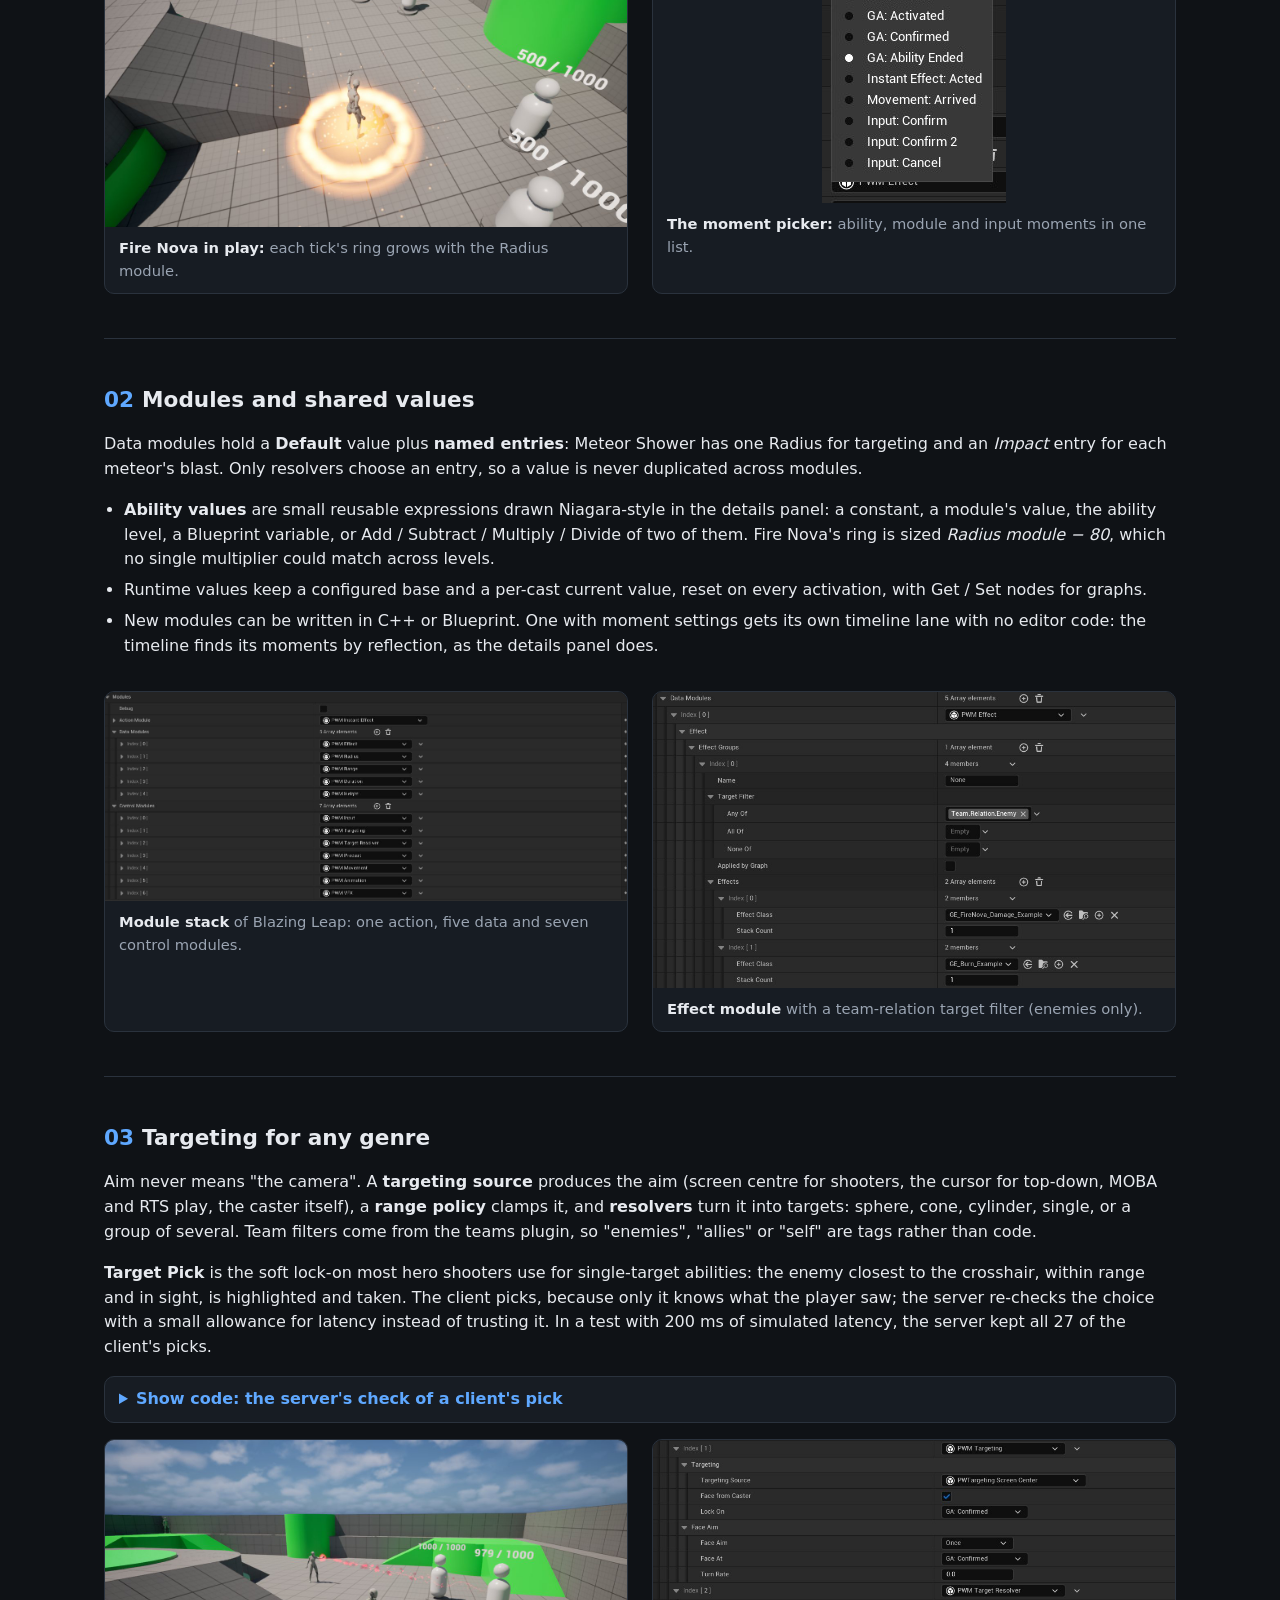
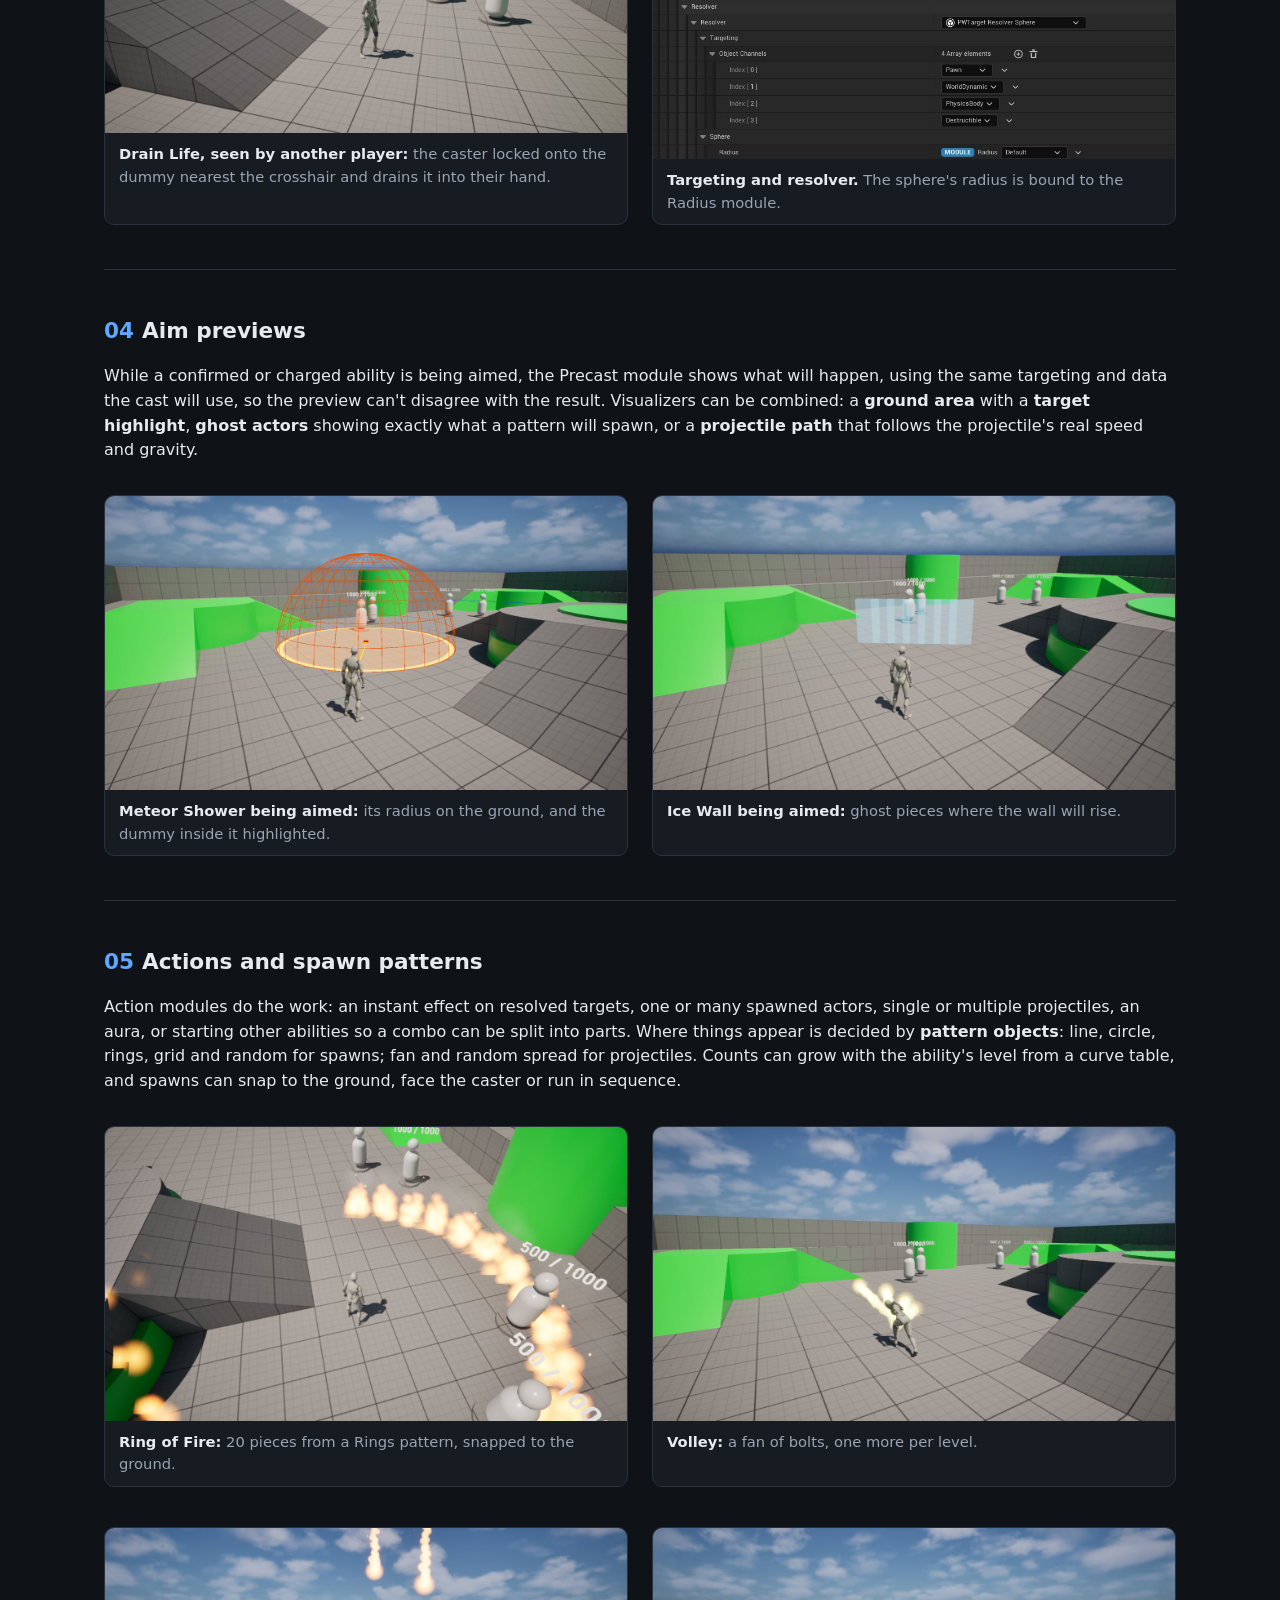
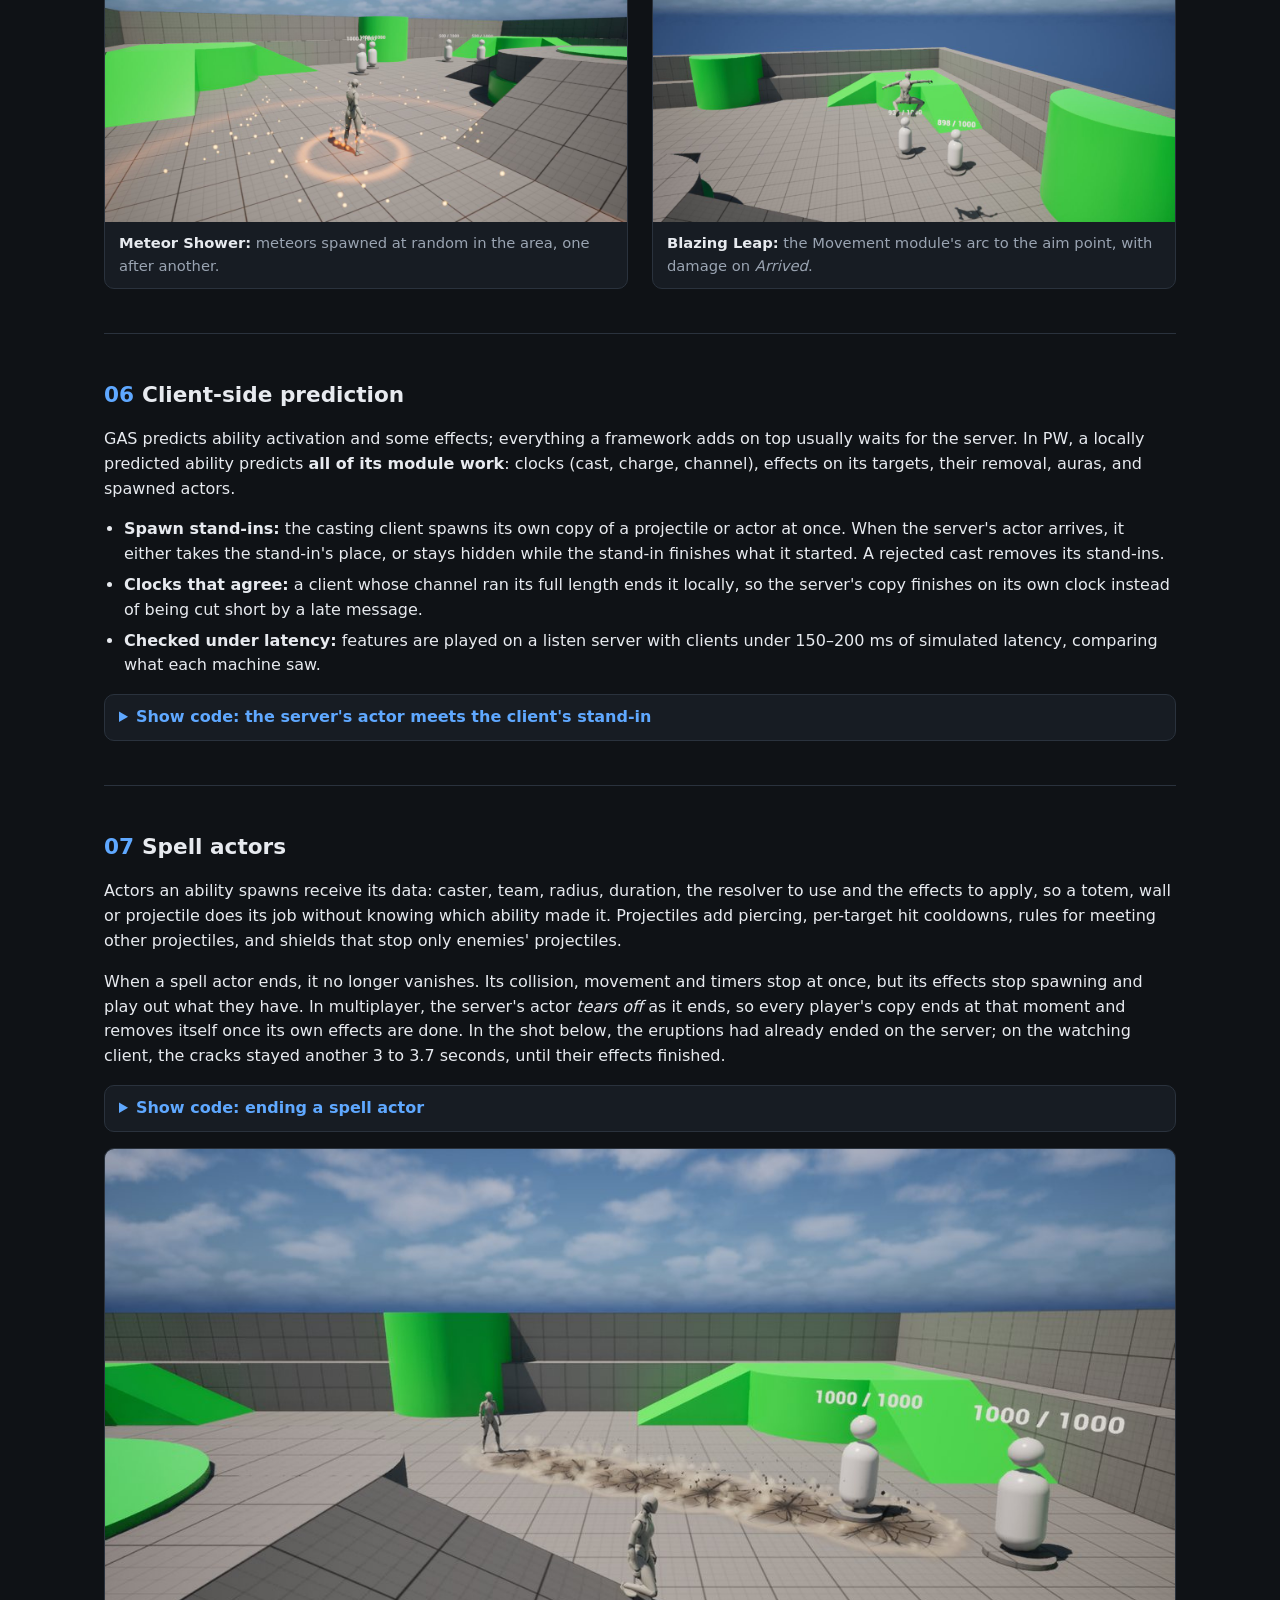
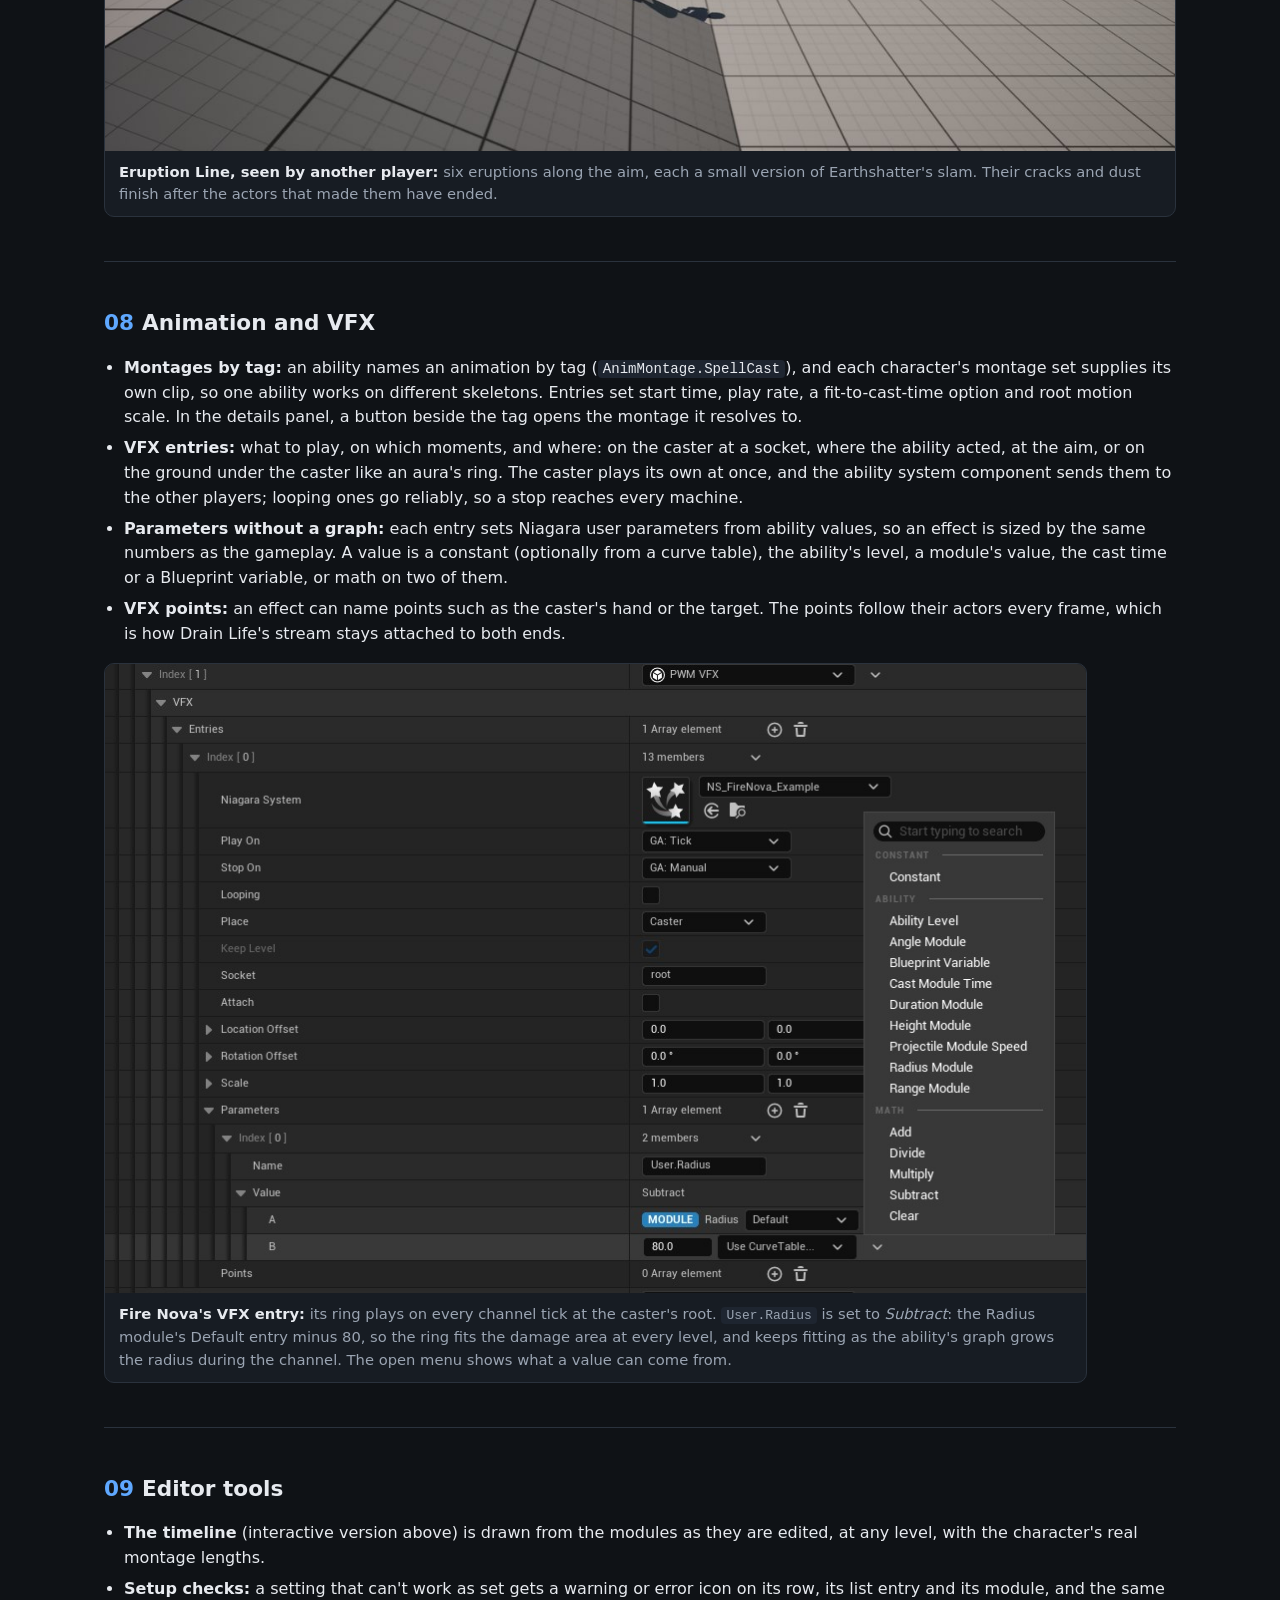
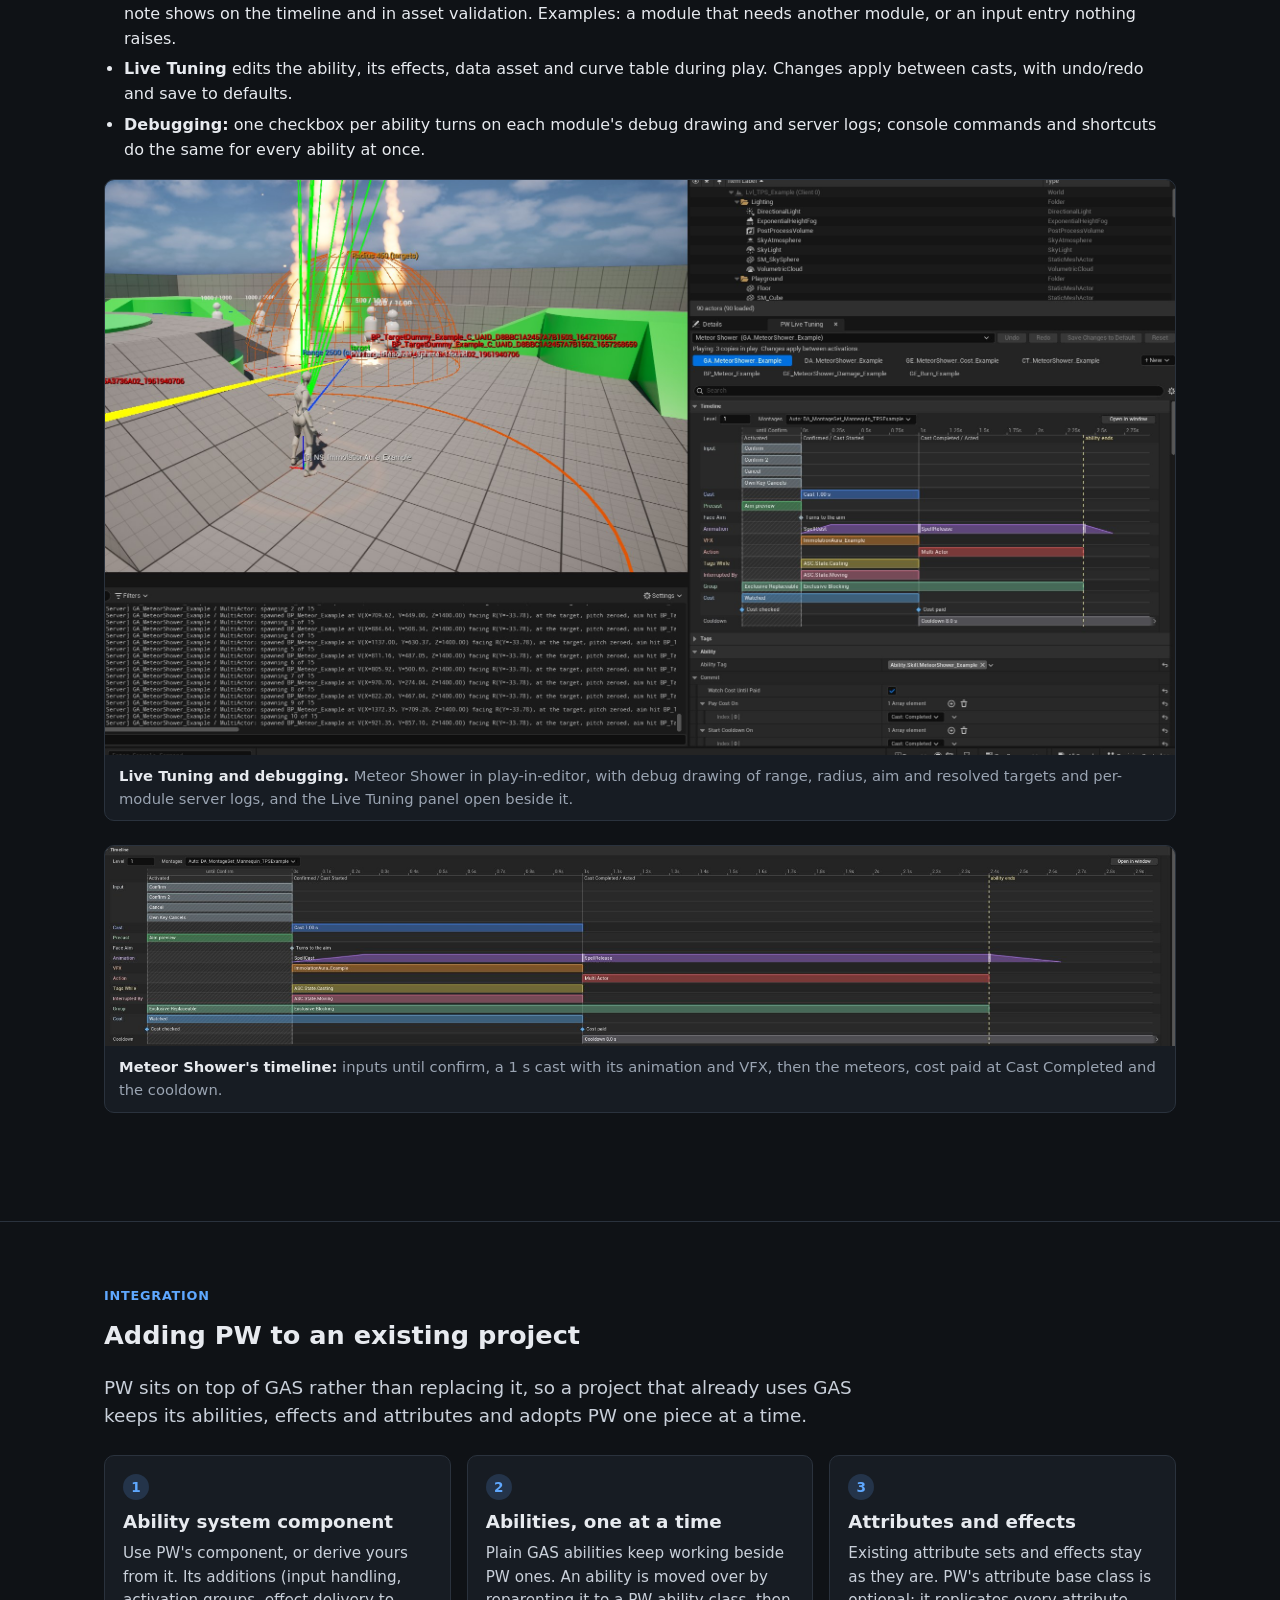
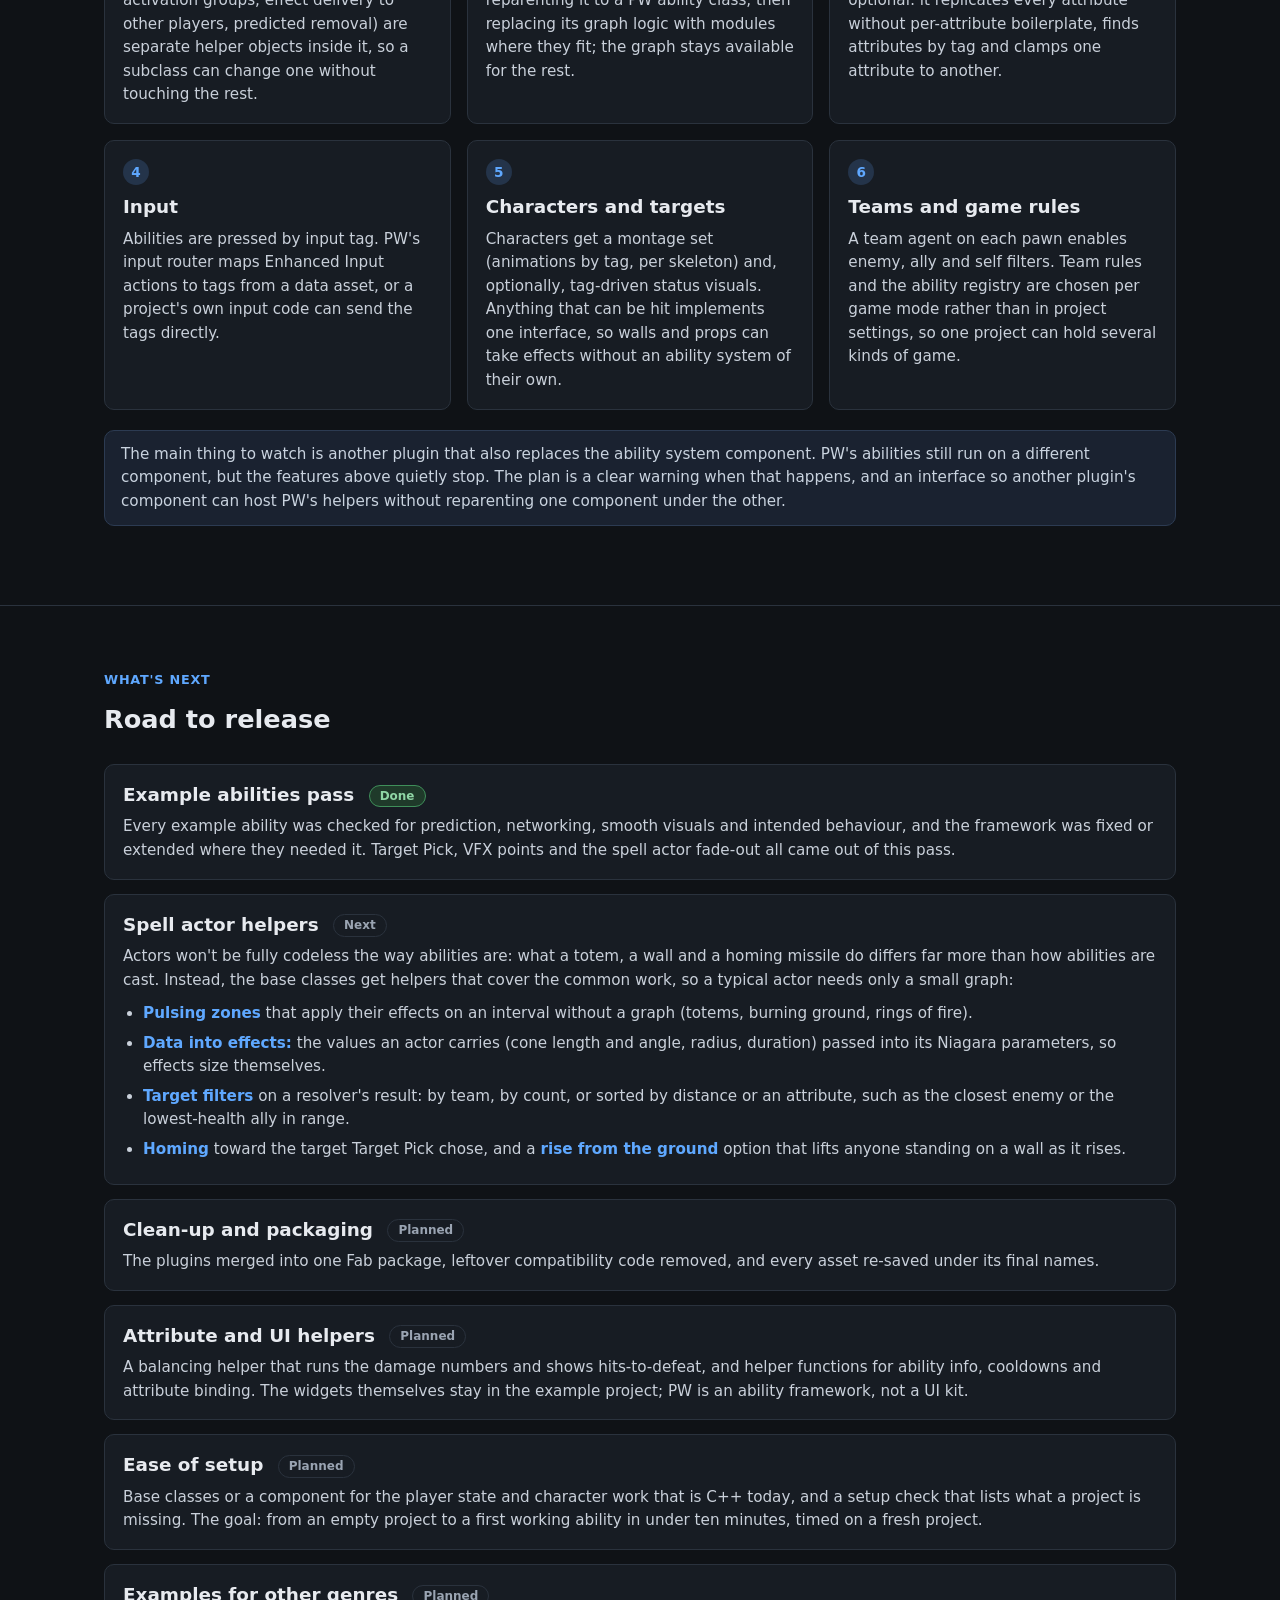
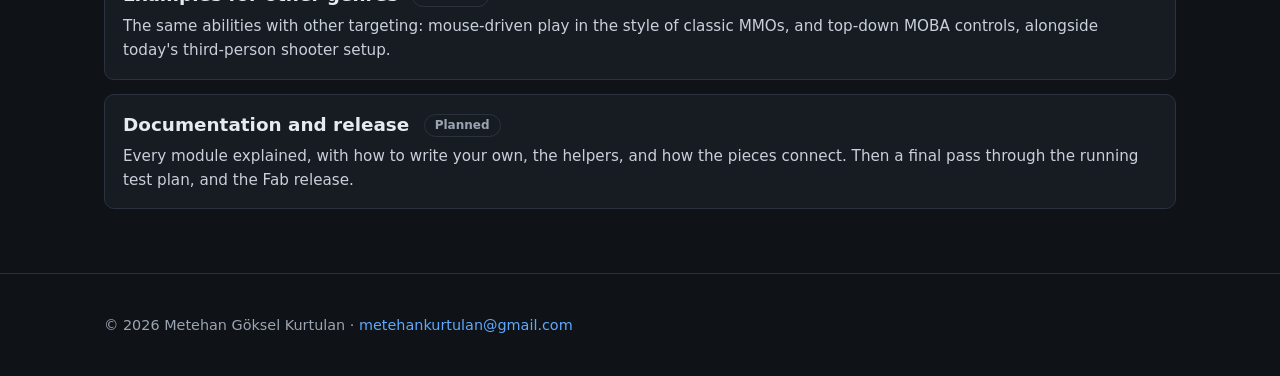
<file: pw.html>
<!DOCTYPE html>
<html lang="en">
<head>
<meta charset="utf-8">
<meta name="viewport" content="width=device-width,initial-scale=1">
<title>PW — Gameplay Ability System Extension for UE5 · Metehan Göksel Kurtulan</title>
<meta name="description" content="A modular C++ extension of Unreal Engine's Gameplay Ability System: abilities built from modules, full client-side prediction, genre-agnostic targeting, Live Tuning and an ability timeline.">
<link rel="stylesheet" href="assets/style.css">
</head>
<body>
<nav><div class="wrap">
  <a class="brand" href="index.html">Metehan Göksel Kurtulan</a>
  <a href="index.html">Home</a>
  <a class="active" href="pw.html">PW Framework</a>
  <a href="projectw.html">ProjectW</a>
  <a href="files/Metehan_Goksel_Kurtulan_CV_Gameplay_Programmer.pdf">CV</a>
</div></nav>

<header class="hero"><div class="wrap">
  <div class="eyebrow">Solo project · C++ · Unreal Engine 5.6+ · in development, Fab release planned</div>
  <h1>PW — Gameplay Ability System Extension</h1>
  <p class="lead">Designers build networked, client-predicted abilities from reusable modules inside the ability's own details panel, see the result as a timeline straight away, and tune it live during play. It grew out of my multiplayer arena game, ProjectW.</p>
  <div class="pills"><span>C++</span><span>GAS</span><span>Client-side prediction</span><span>Listen-server multiplayer</span><span>Niagara</span><span>Enhanced Input</span><span>Editor tooling</span><span>Python editor scripting</span><span>352 automated tests</span></div>
  <div class="btns">
    <a class="btn primary" href="#systems">See the systems</a>
    <a class="btn" href="#timeline-section">Try the timeline</a>
    <a class="btn" href="files/Metehan_Goksel_Kurtulan_Portfolio_PW_Framework.pdf">Portfolio PDF</a>
  </div>
  <div class="media">
    <img src="img/play-earthshatter.jpg" alt="Earthshatter: a cracked ground slam around the caster and a shatter line running ahead toward two target dummies">
    <span class="tag">Earthshatter, one of the 28 example abilities</span>
  </div>
</div></header>

<section id="glance"><div class="wrap">
  <div class="eyebrow">At a glance</div>
  <h2>What PW is</h2>
  <p class="lead">Unreal's Gameplay Ability System (GAS) handles replication, attributes and effects well, but every ability is still hand-written graph or C++ code. PW keeps GAS underneath and gives it a designer-facing layer: an ability is a list of modules, each doing one job, all of them networked and client-predicted.</p>
  <div class="stats">
    <div><b>25</b><span>ability modules</span></div>
    <div><b>28</b><span>example abilities</span></div>
    <div><b>352</b><span>automated tests</span></div>
    <div><b>~40k</b><span>lines of C++, plus ~21k lines of tests</span></div>
  </div>
  <p style="margin-top:22px">It is a suite of plugins: the ability core and its editor module, spell actors (projectiles and other spawned actors), a teams and factions plugin for relationship-based targeting, and shared libraries for input, logging and timers. An example project of 28 abilities in a third-person shooter setup serves as both demo and templates.</p>
</div></section>

<section id="modules"><div class="wrap">
  <div class="eyebrow">Architecture</div>
  <h2>How an ability is built</h2>
  <p class="lead">Each ability extends a base class that defines its lifecycle: instant, confirmed (aim, then confirm), channelling, charged or passive. Its behaviour is composed from three kinds of module:</p>
  <div class="three" style="margin-top:20px">
    <div class="box"><b>Action</b><br>What the ability does: instant effect, single or multiple spawned actors, projectiles, an aura, or starting other abilities.</div>
    <div class="box"><b>Data</b><br>The values it uses: effects, radius, range, angle, duration, height and custom data. Each has a default plus named entries, and can read a curve table per level.</div>
    <div class="box"><b>Control</b><br>How and when it happens: input, targeting, resolvers, aim previews, cast timing, movement, animation, VFX, tags and effects held while a window is open.</div>
  </div>
  <p style="margin-top:22px">Modules start and stop on a shared list of <i>moments</i>: the ability's own (Activated, Confirmed, Cast Completed, Ability Ended), other modules' (such as <i>Movement: Arrived</i>) and input moments. Control modules read data modules directly, so one Radius value drives targeting, the aim preview, the VFX size and Live Tuning.</p>
</div></section>

<section id="timeline-section"><div class="wrap">
  <div class="eyebrow">Interactive</div>
  <h2>From modules to a timeline</h2>
  <p class="lead">The editor draws each ability's timeline from its modules. Pick an ability, then hover a module to see what it controls.</p>
  <div id="timeline"></div>
  <p class="muted" style="font-size:.85rem;margin-top:10px">Recreated for the web from the editor timelines of the example abilities.</p>
</div></section>

<section id="systems"><div class="wrap">
  <div class="eyebrow">Engineering</div>
  <h2>Systems in detail</h2>
  <div class="sys">
    <a href="#lifecycle"><b>Ability lifecycle and moments</b><span>Five ability classes, one event vocabulary, activation groups and commit rules.</span></a>
    <a href="#data"><b>Modules and shared values</b><span>Data modules with named entries, reusable ability values, Blueprint access.</span></a>
    <a href="#targeting"><b>Targeting for any genre</b><span>Sources, range policies, resolvers and a client-picked, server-checked lock-on.</span></a>
    <a href="#precast"><b>Aim previews</b><span>Ground areas, target highlights, ghost actors and projectile paths while aiming.</span></a>
    <a href="#actions"><b>Actions and spawn patterns</b><span>Projectiles, multi actors, auras and movement, laid out by pattern objects.</span></a>
    <a href="#prediction"><b>Client-side prediction</b><span>Every module's work predicted, including spawned actors through stand-ins.</span></a>
    <a href="#spellactors"><b>Spell actors</b><span>Actors that carry the ability's data, and end by letting their effects play out.</span></a>
    <a href="#visuals"><b>Animation and VFX</b><span>Montages by tag, VFX sized by ability values, and points that follow actors.</span></a>
    <a href="#editor"><b>Editor tools</b><span>Timeline, setup checks, Live Tuning during play and per-module debugging.</span></a>
  </div>
</div></section>

<section id="breakdowns" style="padding-top:20px"><div class="wrap">

<div class="breakdown" id="lifecycle">
  <h3><span class="num">01</span>Ability lifecycle and moments</h3>
  <p>Five ability classes cover the usual shapes of an ability: <b>Instant</b>, <b>Confirmed</b> (aim, then confirm with a key press or release), <b>Channeling</b> (ticks for a duration), <b>Charged</b> (hold to charge, release to fire) and <b>Passive</b>. Each one publishes its stages as <i>moments</i>, and every module setting that asks "when" picks from those moments instead of needing graph code.</p>
  <ul>
    <li><b>Activation groups</b> decide how abilities overlap: <i>Exclusive Replaceable</i> (a dodge may cancel this cast), <i>Exclusive Blocking</i> and <i>Independent</i> (an aura that runs beside anything). A group can change part-way, e.g. replaceable until confirmed, blocking after.</li>
    <li><b>Commit rules</b> are settings, not code: when the cost is checked and paid, when the cooldown starts, and what interrupts the ability (a tag such as <code>ASC.State.Moving</code>, or entering combat).</li>
    <li><b>No mandatory graph nodes:</b> charged and channelled abilities end themselves when their clock stops. A Blueprint graph is still available for custom logic, with helper nodes that read the modules.</li>
  </ul>
  <figure><img src="img/channel.jpg" alt="Editor timeline of Fire Nova: a 3 second channel with five ticks, animation, VFX on every tick, interrupted by moving" loading="lazy"><figcaption><b>Fire Nova's timeline in the editor:</b> a 3 s channel ticking every 0.75 s, its VFX pulsing on each tick, interrupted by moving, cooldown after.</figcaption></figure>
  <div class="two">
    <figure><img src="img/play-firenova.jpg" alt="Fire Nova in play: a ring of fire expanding around the caster" loading="lazy"><figcaption><b>Fire Nova in play:</b> each tick's ring grows with the Radius module.</figcaption></figure>
    <figure class="narrow"><img src="img/m_events.jpg" alt="Moment picker listing ability, module and input moments" loading="lazy"><figcaption><b>The moment picker:</b> ability, module and input moments in one list.</figcaption></figure>
  </div>
</div>

<div class="breakdown" id="data">
  <h3><span class="num">02</span>Modules and shared values</h3>
  <p>Data modules hold a <b>Default</b> value plus <b>named entries</b>: Meteor Shower has one Radius for targeting and an <i>Impact</i> entry for each meteor's blast. Only resolvers choose an entry, so a value is never duplicated across modules.</p>
  <ul>
    <li><b>Ability values</b> are small reusable expressions drawn Niagara-style in the details panel: a constant, a module's value, the ability level, a Blueprint variable, or Add / Subtract / Multiply / Divide of two of them. Fire Nova's ring is sized <i>Radius module − 80</i>, which no single multiplier could match across levels.</li>
    <li>Runtime values keep a configured base and a per-cast current value, reset on every activation, with Get / Set nodes for graphs.</li>
    <li>New modules can be written in C++ or Blueprint. One with moment settings gets its own timeline lane with no editor code: the timeline finds its moments by reflection, as the details panel does.</li>
  </ul>
  <div class="two">
    <figure><img src="img/m_stack.jpg" alt="Module stack" loading="lazy"><figcaption><b>Module stack</b> of Blazing Leap: one action, five data and seven control modules.</figcaption></figure>
    <figure><img src="img/m_effect.jpg" alt="Effect module" loading="lazy"><figcaption><b>Effect module</b> with a team-relation target filter (enemies only).</figcaption></figure>
  </div>
</div>

<div class="breakdown" id="targeting">
  <h3><span class="num">03</span>Targeting for any genre</h3>
  <p>Aim never means "the camera". A <b>targeting source</b> produces the aim (screen centre for shooters, the cursor for top-down, MOBA and RTS play, the caster itself), a <b>range policy</b> clamps it, and <b>resolvers</b> turn it into targets: sphere, cone, cylinder, single, or a group of several. Team filters come from the teams plugin, so "enemies", "allies" or "self" are tags rather than code.</p>
  <p><b>Target Pick</b> is the soft lock-on most hero shooters use for single-target abilities: the enemy closest to the crosshair, within range and in sight, is highlighted and taken. The client picks, because only it knows what the player saw; the server re-checks the choice with a small allowance for latency instead of trusting it. In a test with 200 ms of simulated latency, the server kept all 27 of the client's picks.</p>
  <details><summary>Show code: the server's check of a client's pick</summary><pre><code>bool UPWTargetPick_ClosestToAim::Accept_Implementation(const AActor* Caster, const FPWTargetingResult&amp; Aim, AActor* Picked) const
{
	if (!Caster || !Picked)
		return false;

	// The same rules as the pick, with room for what latency moved: a little more range, twice the angle.
	const float Range = GetRange();
	if (!IsCandidate(Caster, Picked, Range &gt; 0.f ? Range * ServerRangeAllowance : 0.f))
		return false;
	const float Angle = FMath::Max(MaxAngle, bKeepTarget ? KeepAngle : 0.f);
	return AngleFromAim(Caster, Aim, GetAimPoint(Picked)) &lt;= Angle * ServerAngleAllowance;
}</code></pre></details>
  <div class="two">
    <figure><img src="img/play-drain.jpg" alt="Drain Life seen from another player: a red stream from a target dummy into the caster's hand" loading="lazy"><figcaption><b>Drain Life, seen by another player:</b> the caster locked onto the dummy nearest the crosshair and drains it into their hand.</figcaption></figure>
    <figure><img src="img/m_target.jpg" alt="Targeting and resolver" loading="lazy"><figcaption><b>Targeting and resolver.</b> The sphere's radius is bound to the Radius module.</figcaption></figure>
  </div>
</div>

<div class="breakdown" id="precast">
  <h3><span class="num">04</span>Aim previews</h3>
  <p>While a confirmed or charged ability is being aimed, the Precast module shows what will happen, using the same targeting and data the cast will use, so the preview can't disagree with the result. Visualizers can be combined: a <b>ground area</b> with a <b>target highlight</b>, <b>ghost actors</b> showing exactly what a pattern will spawn, or a <b>projectile path</b> that follows the projectile's real speed and gravity.</p>
  <div class="two">
    <figure><img src="img/play-meteor-aim.jpg" alt="Meteor Shower being aimed: an area on the ground and the dummy inside it highlighted" loading="lazy"><figcaption><b>Meteor Shower being aimed:</b> its radius on the ground, and the dummy inside it highlighted.</figcaption></figure>
    <figure><img src="img/play-icewall-aim.jpg" alt="Ice Wall being aimed: translucent ghost pieces where the wall will rise" loading="lazy"><figcaption><b>Ice Wall being aimed:</b> ghost pieces where the wall will rise.</figcaption></figure>
  </div>
</div>

<div class="breakdown" id="actions">
  <h3><span class="num">05</span>Actions and spawn patterns</h3>
  <p>Action modules do the work: an instant effect on resolved targets, one or many spawned actors, single or multiple projectiles, an aura, or starting other abilities so a combo can be split into parts. Where things appear is decided by <b>pattern objects</b>: line, circle, rings, grid and random for spawns; fan and random spread for projectiles. Counts can grow with the ability's level from a curve table, and spawns can snap to the ground, face the caster or run in sequence.</p>
  <div class="two">
    <figure><img src="img/play-ringoffire.jpg" alt="Ring of Fire: flame pieces placed in a ring around the caster" loading="lazy"><figcaption><b>Ring of Fire:</b> 20 pieces from a Rings pattern, snapped to the ground.</figcaption></figure>
    <figure><img src="img/play-volley.jpg" alt="Volley: five bolts fanning out from the caster's hand" loading="lazy"><figcaption><b>Volley:</b> a fan of bolts, one more per level.</figcaption></figure>
    <figure><img src="img/play-meteor.jpg" alt="Meteor Shower: meteors falling from the sky toward the target area" loading="lazy"><figcaption><b>Meteor Shower:</b> meteors spawned at random in the area, one after another.</figcaption></figure>
    <figure><img src="img/play-leap.jpg" alt="Blazing Leap: the caster in mid-air over the target dummies" loading="lazy"><figcaption><b>Blazing Leap:</b> the Movement module's arc to the aim point, with damage on <i>Arrived</i>.</figcaption></figure>
  </div>
</div>

<div class="breakdown" id="prediction">
  <h3><span class="num">06</span>Client-side prediction</h3>
  <p>GAS predicts ability activation and some effects; everything a framework adds on top usually waits for the server. In PW, a locally predicted ability predicts <b>all of its module work</b>: clocks (cast, charge, channel), effects on its targets, their removal, auras, and spawned actors.</p>
  <ul>
    <li><b>Spawn stand-ins:</b> the casting client spawns its own copy of a projectile or actor at once. When the server's actor arrives, it either takes the stand-in's place, or stays hidden while the stand-in finishes what it started. A rejected cast removes its stand-ins.</li>
    <li><b>Clocks that agree:</b> a client whose channel ran its full length ends it locally, so the server's copy finishes on its own clock instead of being cut short by a late message.</li>
    <li><b>Checked under latency:</b> features are played on a listen server with clients under 150–200 ms of simulated latency, comparing what each machine saw.</li>
  </ul>
  <details><summary>Show code: the server's actor meets the client's stand-in</summary><pre><code>void UPWStandInSubsystem::ServerActorArrived(AActor* Real, const int32 Key, const int32 Index, const bool bStandInStays)
{
	FEntry* Entry = Real &amp;&amp; Key != 0 ? Find(Real-&gt;GetOwner(), Key, Index) : nullptr;
	if (!Entry || Entry-&gt;Real.IsValid())
		return;

	Entry-&gt;Real = Real;
	if (Entry-&gt;bTakenBack)
	{
		Shadow(Real);
		return;
	}
	// The stand-in showed its whole life here, ending where it ended: the server's is not shown, even once the stand-in is gone.
	if (bStandInStays)
	{
		Entry-&gt;bStandInStays = true;
		Shadow(Real);
		return;
	}
	RemoveStandIn(*Entry);
	Entry-&gt;bTookOver = true;
}</code></pre></details>
</div>

<div class="breakdown" id="spellactors">
  <h3><span class="num">07</span>Spell actors</h3>
  <p>Actors an ability spawns receive its data: caster, team, radius, duration, the resolver to use and the effects to apply, so a totem, wall or projectile does its job without knowing which ability made it. Projectiles add piercing, per-target hit cooldowns, rules for meeting other projectiles, and shields that stop only enemies' projectiles.</p>
  <p>When a spell actor ends, it no longer vanishes. Its collision, movement and timers stop at once, but its effects stop spawning and play out what they have. In multiplayer, the server's actor <i>tears off</i> as it ends, so every player's copy ends at that moment and removes itself once its own effects are done. In the shot below, the eruptions had already ended on the server; on the watching client, the cracks stayed another 3 to 3.7 seconds, until their effects finished.</p>
  <details><summary>Show code: ending a spell actor</summary><pre><code>void APWSpellActor::EndSpell()
{
	if (bEnding || !IsValid(this) || !CanRemoveHere())
		return;

	if (FadeOutTime &lt;= 0.f)
	{
		Destroy();
		return;
	}

	StopForEnd();
	// Every player's copy ends with this one and then goes on its own once its effects are done; left to the server, it would vanish with it.
	if (GetIsReplicated() &amp;&amp; !IsStandIn())
		TearOff();
	FinishIfDone();
}

void APWSpellActor::TornOff()
{
	Super::TornOff();

	// The server's actor ended: this copy, now its own, ends as well and goes once its effects are done.
	TellStandInsGone();
	if (!bEnding)
		StopForEnd();
	FinishIfDone();
}</code></pre></details>
  <figure><img src="img/play-eruption.jpg" alt="Eruption Line seen from a watching player: a line of cracked ground and dust from the caster to two dummies" loading="lazy"><figcaption><b>Eruption Line, seen by another player:</b> six eruptions along the aim, each a small version of Earthshatter's slam. Their cracks and dust finish after the actors that made them have ended.</figcaption></figure>
</div>

<div class="breakdown" id="visuals">
  <h3><span class="num">08</span>Animation and VFX</h3>
  <ul>
    <li><b>Montages by tag:</b> an ability names an animation by tag (<code>AnimMontage.SpellCast</code>), and each character's montage set supplies its own clip, so one ability works on different skeletons. Entries set start time, play rate, a fit-to-cast-time option and root motion scale. In the details panel, a button beside the tag opens the montage it resolves to.</li>
    <li><b>VFX entries:</b> what to play, on which moments, and where: on the caster at a socket, where the ability acted, at the aim, or on the ground under the caster like an aura's ring. The caster plays its own at once, and the ability system component sends them to the other players; looping ones go reliably, so a stop reaches every machine.</li>
    <li><b>Parameters without a graph:</b> each entry sets Niagara user parameters from ability values, so an effect is sized by the same numbers as the gameplay. A value is a constant (optionally from a curve table), the ability's level, a module's value, the cast time or a Blueprint variable, or math on two of them.</li>
    <li><b>VFX points:</b> an effect can name points such as the caster's hand or the target. The points follow their actors every frame, which is how Drain Life's stream stays attached to both ends.</li>
  </ul>
  <figure style="max-width:983px"><img src="img/m_vfx.jpg" alt="Fire Nova's VFX module entry: NS_FireNova_Example played on every tick at the caster's root, its User.Radius parameter set to the Radius module minus 80, with the value menu open" loading="lazy"><figcaption><b>Fire Nova's VFX entry:</b> its ring plays on every channel tick at the caster's root. <code>User.Radius</code> is set to <i>Subtract</i>: the Radius module's Default entry minus 80, so the ring fits the damage area at every level, and keeps fitting as the ability's graph grows the radius during the channel. The open menu shows what a value can come from.</figcaption></figure>
</div>

<div class="breakdown" id="editor">
  <h3><span class="num">09</span>Editor tools</h3>
  <ul>
    <li><b>The timeline</b> (interactive version above) is drawn from the modules as they are edited, at any level, with the character's real montage lengths.</li>
    <li><b>Setup checks:</b> a setting that can't work as set gets a warning or error icon on its row, its list entry and its module, and the same note shows on the timeline and in asset validation. Examples: a module that needs another module, or an input entry nothing raises.</li>
    <li><b>Live Tuning</b> edits the ability, its effects, data asset and curve table during play. Changes apply between casts, with undo/redo and save to defaults.</li>
    <li><b>Debugging:</b> one checkbox per ability turns on each module's debug drawing and server logs; console commands and shortcuts do the same for every ability at once.</li>
  </ul>
  <figure><img src="img/live.jpg" alt="Live Tuning panel and debug drawing" loading="lazy"><figcaption><b>Live Tuning and debugging.</b> Meteor Shower in play-in-editor, with debug drawing of range, radius, aim and resolved targets and per-module server logs, and the Live Tuning panel open beside it.</figcaption></figure>
  <figure style="margin-top:24px"><img src="img/meteor.jpg" alt="Editor timeline of Meteor Shower" loading="lazy"><figcaption><b>Meteor Shower's timeline:</b> inputs until confirm, a 1 s cast with its animation and VFX, then the meteors, cost paid at Cast Completed and the cooldown.</figcaption></figure>
</div>

</div></section>

<section id="integration"><div class="wrap">
  <div class="eyebrow">Integration</div>
  <h2>Adding PW to an existing project</h2>
  <p class="lead">PW sits on top of GAS rather than replacing it, so a project that already uses GAS keeps its abilities, effects and attributes and adopts PW one piece at a time.</p>
  <div class="steps">
    <div class="box"><span class="n">1</span><h3>Ability system component</h3><p>Use PW's component, or derive yours from it. Its additions (input handling, activation groups, effect delivery to other players, predicted removal) are separate helper objects inside it, so a subclass can change one without touching the rest.</p></div>
    <div class="box"><span class="n">2</span><h3>Abilities, one at a time</h3><p>Plain GAS abilities keep working beside PW ones. An ability is moved over by reparenting it to a PW ability class, then replacing its graph logic with modules where they fit; the graph stays available for the rest.</p></div>
    <div class="box"><span class="n">3</span><h3>Attributes and effects</h3><p>Existing attribute sets and effects stay as they are. PW's attribute base class is optional: it replicates every attribute without per-attribute boilerplate, finds attributes by tag and clamps one attribute to another.</p></div>
    <div class="box"><span class="n">4</span><h3>Input</h3><p>Abilities are pressed by input tag. PW's input router maps Enhanced Input actions to tags from a data asset, or a project's own input code can send the tags directly.</p></div>
    <div class="box"><span class="n">5</span><h3>Characters and targets</h3><p>Characters get a montage set (animations by tag, per skeleton) and, optionally, tag-driven status visuals. Anything that can be hit implements one interface, so walls and props can take effects without an ability system of their own.</p></div>
    <div class="box"><span class="n">6</span><h3>Teams and game rules</h3><p>A team agent on each pawn enables enemy, ally and self filters. Team rules and the ability registry are chosen per game mode rather than in project settings, so one project can hold several kinds of game.</p></div>
  </div>
  <p class="note">The main thing to watch is another plugin that also replaces the ability system component. PW's abilities still run on a different component, but the features above quietly stop. The plan is a clear warning when that happens, and an interface so another plugin's component can host PW's helpers without reparenting one component under the other.</p>
</div></section>

<section id="roadmap"><div class="wrap">
  <div class="eyebrow">What's next</div>
  <h2>Road to release</h2>
  <!-- TODO: add the planned release date here once it's set. -->
  <div class="phases">
    <div class="box"><h3>Example abilities pass <span class="status done">Done</span></h3><p>Every example ability was checked for prediction, networking, smooth visuals and intended behaviour, and the framework was fixed or extended where they needed it. Target Pick, VFX points and the spell actor fade-out all came out of this pass.</p></div>
    <div class="box"><h3>Spell actor helpers <span class="status">Next</span></h3>
      <p>Actors won't be fully codeless the way abilities are: what a totem, a wall and a homing missile do differs far more than how abilities are cast. Instead, the base classes get helpers that cover the common work, so a typical actor needs only a small graph:</p>
      <ul>
        <li><b>Pulsing zones</b> that apply their effects on an interval without a graph (totems, burning ground, rings of fire).</li>
        <li><b>Data into effects:</b> the values an actor carries (cone length and angle, radius, duration) passed into its Niagara parameters, so effects size themselves.</li>
        <li><b>Target filters</b> on a resolver's result: by team, by count, or sorted by distance or an attribute, such as the closest enemy or the lowest-health ally in range.</li>
        <li><b>Homing</b> toward the target Target Pick chose, and a <b>rise from the ground</b> option that lifts anyone standing on a wall as it rises.</li>
      </ul></div>
    <div class="box"><h3>Clean-up and packaging <span class="status">Planned</span></h3><p>The plugins merged into one Fab package, leftover compatibility code removed, and every asset re-saved under its final names.</p></div>
    <div class="box"><h3>Attribute and UI helpers <span class="status">Planned</span></h3><p>A balancing helper that runs the damage numbers and shows hits-to-defeat, and helper functions for ability info, cooldowns and attribute binding. The widgets themselves stay in the example project; PW is an ability framework, not a UI kit.</p></div>
    <div class="box"><h3>Ease of setup <span class="status">Planned</span></h3><p>Base classes or a component for the player state and character work that is C++ today, and a setup check that lists what a project is missing. The goal: from an empty project to a first working ability in under ten minutes, timed on a fresh project.</p></div>
    <div class="box"><h3>Examples for other genres <span class="status">Planned</span></h3><p>The same abilities with other targeting: mouse-driven play in the style of classic MMOs, and top-down MOBA controls, alongside today's third-person shooter setup.</p></div>
    <div class="box"><h3>Documentation and release <span class="status">Planned</span></h3><p>Every module explained, with how to write your own, the helpers, and how the pieces connect. Then a final pass through the running test plan, and the Fab release.</p></div>
  </div>
</div></section>

<footer><div class="wrap">© 2026 Metehan Göksel Kurtulan · <a href="mailto:metehankurtulan@gmail.com">metehankurtulan@gmail.com</a></div></footer>
<script src="assets/abilities.js"></script>
<script src="assets/timeline.js"></script>
</body>
</html>
</file>
<file: assets/style.css>
:root{
  --bg:#0f1216; --panel:#171c23; --panel2:#1d232c; --line:#2a323d;
  --text:#e7eaef; --muted:#9aa4b2; --accent:#5fa8ff;
  /* timeline row colours, matched to the editor */
  --c-input:#5b6573; --c-precast:#3f8f5a; --c-cast:#3b6fb8; --c-anim:#8a5cc7;
  --c-vfx:#e08a2e; --c-action:#d24b4b; --c-move:#6b7480; --c-group:#3d8a6c;
  --c-cost:#3a72b8; --c-cd:#4a515c; --c-tags:#a99a2e; --c-int:#b24b66; --c-chan:#2f8f96;
  --c-eff:#7d9a2e;
  --maxw:1120px;
}
*{box-sizing:border-box}
html{scroll-behavior:smooth}
body{margin:0;background:var(--bg);color:var(--text);font:16px/1.55 system-ui,-apple-system,"Segoe UI",Roboto,sans-serif}
a{color:var(--accent);text-decoration:none} a:hover{text-decoration:underline}
img{max-width:100%;display:block}
.wrap{max-width:var(--maxw);margin:0 auto;padding:0 24px}

/* nav */
nav{position:sticky;top:0;z-index:10;background:rgba(15,18,22,.9);backdrop-filter:blur(8px);border-bottom:1px solid var(--line)}
nav .wrap{display:flex;align-items:center;gap:24px;height:58px}
nav .brand{font-weight:700;color:var(--text);margin-right:auto}
nav a{color:var(--muted)} nav a.active,nav a:hover{color:var(--text);text-decoration:none}

/* type */
h1{font-size:clamp(2rem,4vw,3rem);line-height:1.15;margin:0 0 12px}
h2{font-size:1.6rem;margin:0 0 12px}
h3{font-size:1.15rem;margin:0 0 6px}
.eyebrow{color:var(--accent);font-weight:600;letter-spacing:.06em;text-transform:uppercase;font-size:.8rem;margin-bottom:10px}
.lead{font-size:1.15rem;color:#c9d0da;max-width:760px}
.muted{color:var(--muted)}
section{padding:64px 0;border-bottom:1px solid var(--line)}
section:last-of-type{border-bottom:0}

/* buttons, pills */
.btns{display:flex;flex-wrap:wrap;gap:10px;margin-top:22px}
.btn{display:inline-block;padding:10px 18px;border-radius:8px;border:1px solid var(--line);background:var(--panel);color:var(--text);font-weight:600}
.btn.primary{background:var(--accent);border-color:var(--accent);color:#0b1220}
.btn:hover{text-decoration:none;filter:brightness(1.1)}
.pills{display:flex;flex-wrap:wrap;gap:8px;margin-top:16px}
.pills span{background:var(--panel);border:1px solid var(--line);border-radius:999px;padding:3px 12px;font-size:.85rem;color:var(--muted)}

/* hero */
.hero{padding:80px 0 56px}
.media{position:relative;margin-top:36px;border:1px solid var(--line);border-radius:12px;overflow:hidden;background:#000}
.media .tag{position:absolute;left:14px;top:14px;background:rgba(0,0,0,.7);padding:4px 10px;border-radius:6px;font-size:.8rem;color:var(--muted)}

/* cards */
.cards{display:grid;grid-template-columns:repeat(auto-fit,minmax(300px,1fr));gap:20px;margin-top:24px}
.card{background:var(--panel);border:1px solid var(--line);border-radius:12px;overflow:hidden;display:flex;flex-direction:column;color:var(--text)}
.card:hover{text-decoration:none;border-color:#3b4655}
.card .thumb{aspect-ratio:16/9;background:var(--panel2) center/cover no-repeat;display:flex;align-items:center;justify-content:center;color:var(--muted);font-size:.9rem}
.card .body{padding:16px 18px 20px}
.card p{margin:6px 0 0;color:var(--muted);font-size:.95rem}
.card .meta{font-size:.8rem;color:var(--accent);margin-top:10px}

.two{display:grid;grid-template-columns:1fr 1fr;gap:24px}
.three{display:grid;grid-template-columns:repeat(3,1fr);gap:16px}
.box{background:var(--panel);border:1px solid var(--line);border-radius:10px;padding:16px 18px}
.box b{color:var(--accent)}
figure{margin:0;background:var(--panel);border:1px solid var(--line);border-radius:10px;overflow:hidden}
figcaption{padding:10px 14px;color:var(--muted);font-size:.92rem}
figcaption b{color:var(--text)}
.placeholder{aspect-ratio:16/9;display:flex;align-items:center;justify-content:center;color:var(--muted);background:repeating-linear-gradient(45deg,#151a20 0 12px,#181e25 12px 24px)}
ul.clean{padding-left:20px} ul.clean li{margin-bottom:8px}
footer{padding:40px 0;color:var(--muted);font-size:.9rem;border-top:1px solid var(--line)}

/* ---------- interactive timeline ---------- */
.tl-tabs{display:flex;flex-wrap:wrap;gap:8px;margin:20px 0 14px}
.tl-tabs button{background:var(--panel);border:1px solid var(--line);color:var(--muted);padding:7px 14px;border-radius:999px;font:inherit;font-size:.9rem;cursor:pointer}
.tl-tabs button.on{background:var(--accent);border-color:var(--accent);color:#0b1220;font-weight:600}
.tl{display:grid;grid-template-columns:260px 1fr;gap:0;background:var(--panel);border:1px solid var(--line);border-radius:12px;overflow:hidden}
.tl-mods{border-right:1px solid var(--line);padding:14px}
.tl-mods h4{margin:12px 0 6px;font-size:.75rem;letter-spacing:.08em;text-transform:uppercase;color:var(--muted)}
.tl-mods h4:first-child{margin-top:0}
.mod{display:block;width:100%;text-align:left;background:var(--panel2);border:1px solid var(--line);color:var(--text);padding:4px 10px;border-radius:6px;margin-bottom:4px;font:inherit;font-size:.85rem;cursor:default;transition:background .12s,border-color .12s}
.mod.hl{background:#24344a;border-color:var(--accent)}
.mod small{color:var(--muted);margin-left:4px}
.tl-main{padding:14px 16px 10px;overflow-x:auto}
.tl-head{display:flex;justify-content:space-between;align-items:baseline;gap:12px;margin-bottom:8px}
.tl-head .base{font-size:.85rem;color:var(--muted)}
.tl-grid{position:relative;min-width:620px}
.tl-row{display:grid;grid-template-columns:110px 1fr;align-items:center;height:26px;transition:opacity .12s}
.tl-row .lab{font-size:.8rem;color:var(--muted);white-space:nowrap;overflow:hidden;text-overflow:ellipsis;padding-right:8px}
.tl-row .track{position:relative;height:100%;border-top:1px solid #222a33}
.tl-row.hl .lab{color:var(--text)}
.tl-grid.dim .tl-row:not(.hl){opacity:.28}
.tl-ruler{height:34px}
.tl-ruler .track{border-top:0}
.tick{position:absolute;top:2px;font-size:.7rem;color:var(--muted);transform:translateX(2px)}
.tick::before{content:"";position:absolute;left:-2px;top:0;height:8px;border-left:1px solid #3a4350}
.phase{position:absolute;top:16px;font-size:.72rem;color:#c9d0da;white-space:nowrap;transform:translateX(3px)}
.vline{position:absolute;top:0;bottom:0;border-left:1px solid #46505c;pointer-events:none}
.vline.end{border-left:1px dashed #e0c86a}
.pre{position:absolute;top:0;bottom:0;left:0;background:repeating-linear-gradient(135deg,rgba(255,255,255,.035) 0 6px,transparent 6px 12px);pointer-events:none}
.bar{position:absolute;top:4px;height:18px;border-radius:3px;font-size:.72rem;line-height:18px;padding:0 6px;color:#fff;white-space:nowrap;overflow:hidden;text-overflow:ellipsis;border:1px solid rgba(255,255,255,.15)}
.bar.fade{opacity:.55}
.bar.open::after{content:"›";position:absolute;right:4px}
.pt{position:absolute;top:8px;width:9px;height:9px;transform:translate(-50%,0) rotate(45deg)}
.pt-lab{position:absolute;top:4px;font-size:.72rem;line-height:18px;color:#d9dee6;white-space:nowrap;transform:translateX(8px)}
.tl-info{border-top:1px solid var(--line);padding:12px 16px;color:var(--muted);font-size:.92rem;min-height:48px}
.tl-info b{color:var(--text)}

@media (max-width:820px){
  .two,.three{grid-template-columns:1fr}
  .tl{grid-template-columns:1fr}
  .tl-mods{border-right:0;border-bottom:1px solid var(--line);display:flex;flex-wrap:wrap;gap:6px}
  .tl-mods h4{width:100%}
  .mod{width:auto}
  nav .wrap{gap:14px;font-size:.9rem}
}

/* ---------- project write-ups ---------- */
.video{position:relative;aspect-ratio:16/9;border:1px solid var(--line);border-radius:12px;overflow:hidden;background:#000}
.video iframe{position:absolute;inset:0;width:100%;height:100%;border:0}
video.clip{width:100%;display:block;background:#000}
.sys{display:grid;grid-template-columns:repeat(auto-fit,minmax(260px,1fr));gap:14px;margin-top:20px}
.sys a{display:block;background:var(--panel);border:1px solid var(--line);border-radius:10px;padding:14px 16px;color:var(--text)}
.sys a:hover{border-color:#3b4655;text-decoration:none}
.sys a b{display:block;margin-bottom:4px}
.sys a span{color:var(--muted);font-size:.92rem}
.breakdown{padding:44px 0;border-top:1px solid var(--line)}
.breakdown:first-of-type{border-top:0}
.breakdown h3{font-size:1.35rem;margin-bottom:10px}
.breakdown .num{color:var(--accent);margin-right:8px}
.breakdown ul{padding-left:20px} .breakdown li{margin-bottom:6px}
.breakdown figure{margin-top:16px}
code{font-family:ui-monospace,SFMono-Regular,Menlo,Consolas,monospace;font-size:.88em;background:#1e2530;border-radius:4px;padding:1px 5px}
details{margin-top:14px;background:var(--panel);border:1px solid var(--line);border-radius:10px}
details summary{cursor:pointer;padding:10px 14px;color:var(--accent);font-weight:600}
pre{margin:0;padding:14px 16px;overflow-x:auto;border-top:1px solid var(--line);background:#12161c;font-size:.82rem;line-height:1.5}
pre code{background:none;padding:0}
/* ---------- framework page ---------- */
.stats{display:grid;grid-template-columns:repeat(4,1fr);gap:16px;margin-top:24px}
.stats div{background:var(--panel);border:1px solid var(--line);border-radius:10px;padding:16px 18px}
.stats b{display:block;font-size:2rem;line-height:1.15;color:var(--accent)}
.stats span{color:var(--muted);font-size:.92rem}
figure.narrow img{margin:16px auto 0}
.steps{display:grid;grid-template-columns:repeat(3,1fr);gap:16px;margin-top:24px}
.steps .box{position:relative;padding-top:18px}
.steps .n{display:inline-block;width:26px;height:26px;border-radius:50%;background:#24344a;color:var(--accent);font-weight:700;text-align:center;line-height:26px;font-size:.85rem;margin-bottom:8px}
.steps p,.phases p{margin:6px 0 0;color:#c9d0da;font-size:.95rem}
.phases{display:grid;gap:14px;margin-top:24px}
.phases ul{margin:10px 0 0;padding-left:20px;color:#c9d0da;font-size:.95rem} .phases li{margin-bottom:6px}
.status{display:inline-block;margin-left:8px;padding:1px 10px;border-radius:999px;border:1px solid var(--line);font-size:.75rem;font-weight:600;color:var(--muted);vertical-align:middle}
.status.now{background:var(--accent);border-color:var(--accent);color:#0b1220}
.status.done{background:#1f3a2a;border-color:#3f8f5a;color:#8fd6a5}
@media (max-width:820px){.stats{grid-template-columns:1fr 1fr}.steps{grid-template-columns:1fr}}
.note{background:#1a2230;border:1px solid #2c3b52;border-radius:10px;padding:12px 16px;color:#c9d3df;margin-top:20px;font-size:.95rem}
</file>
